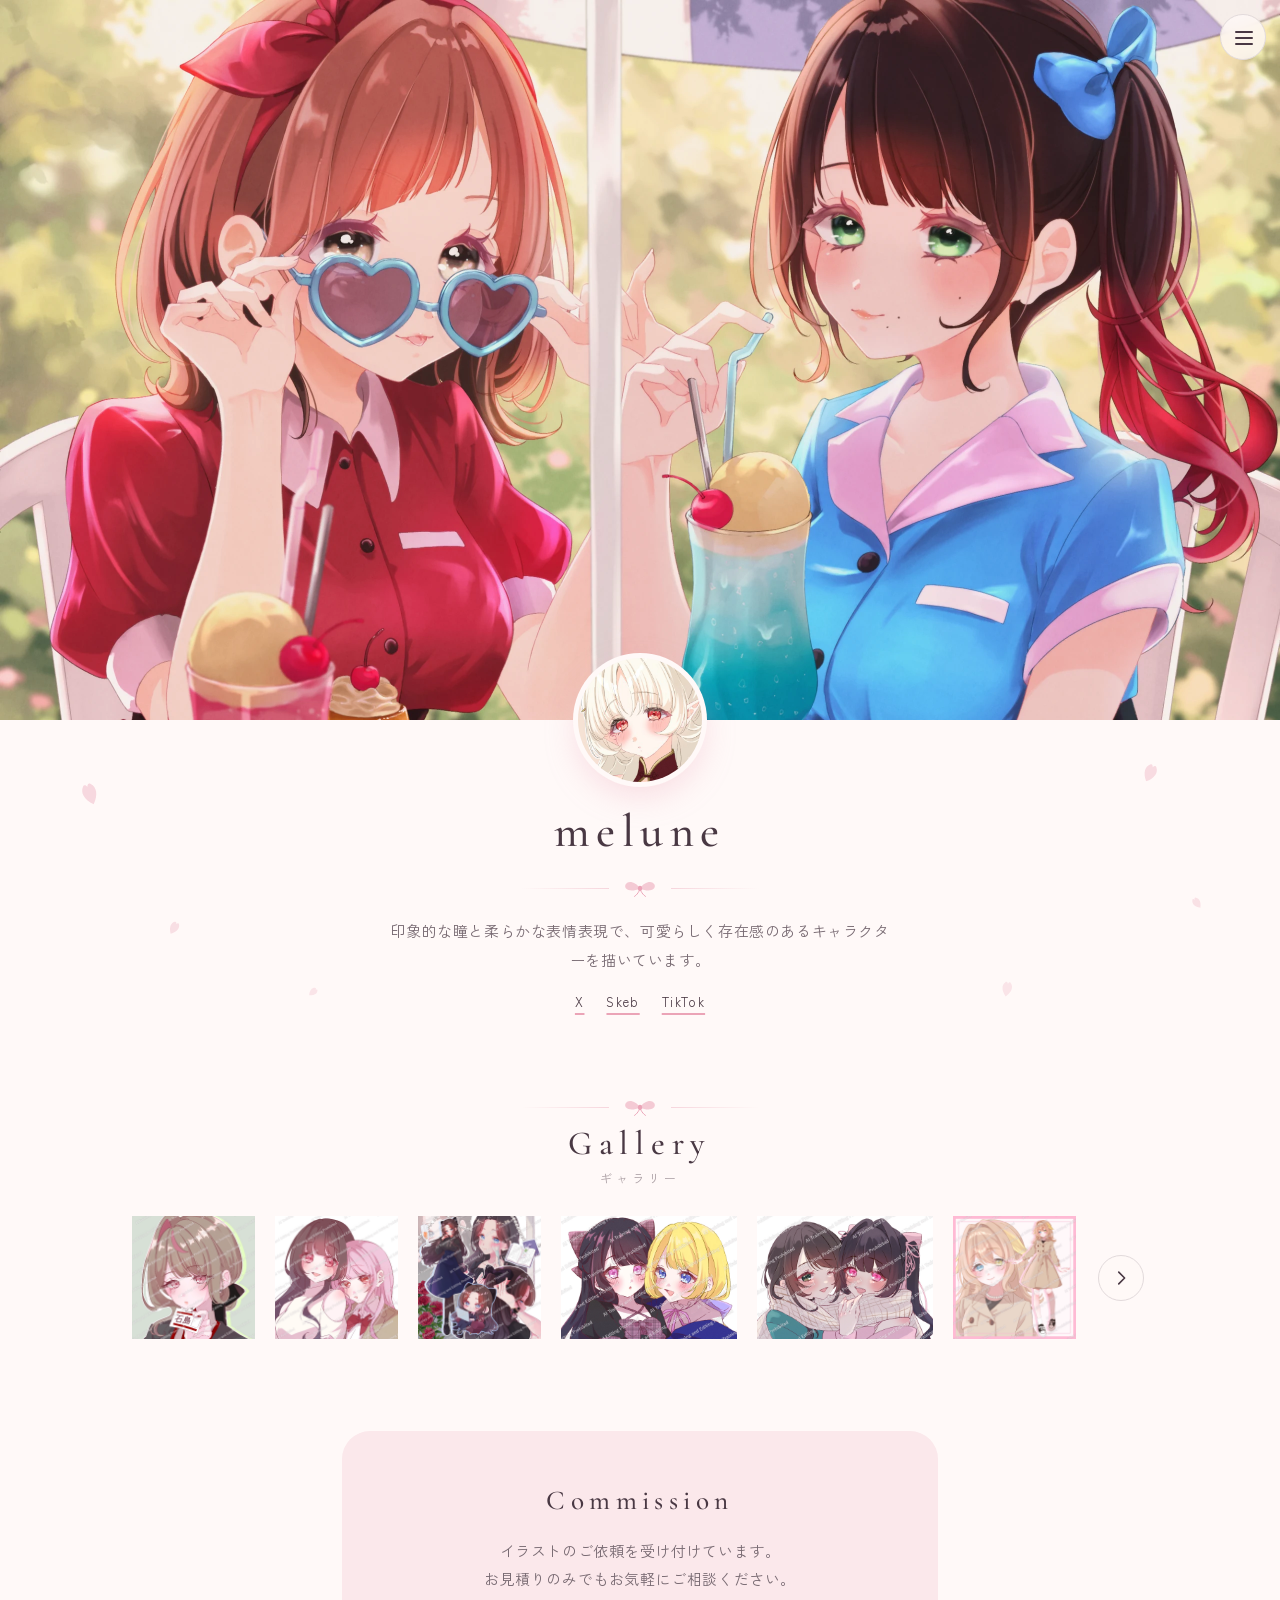
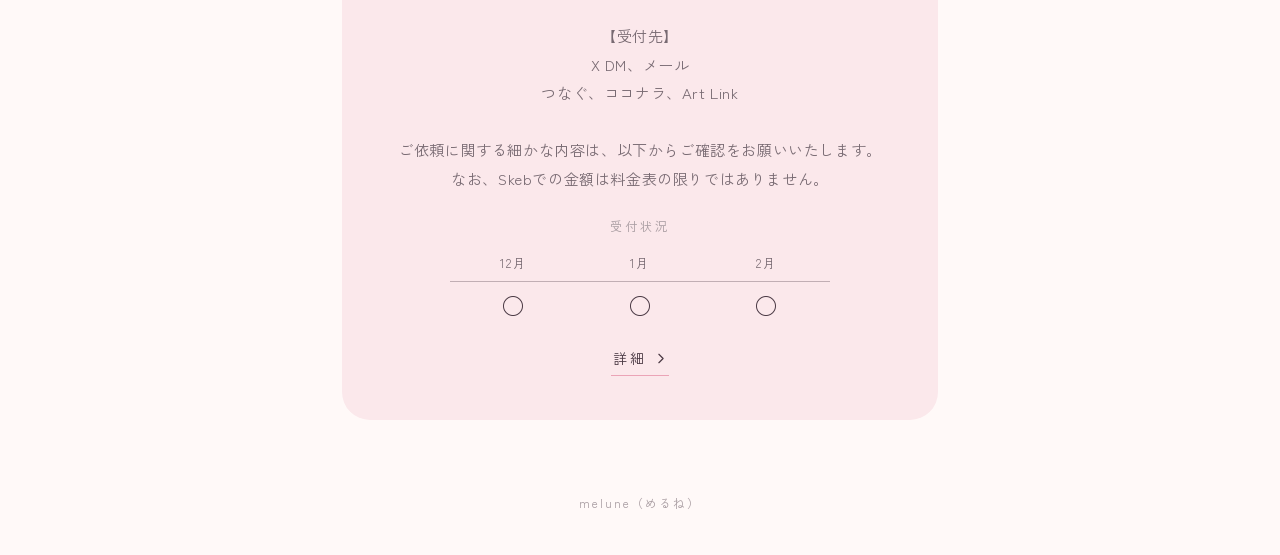
<file: index.html>
<!doctype html>
<html lang="ja">
<head>
<meta charset="utf-8">
<meta name="viewport" content="width=device-width,initial-scale=1">
<title>melune</title>
<meta name="description" content="甘く、繊細に、ときめきを描く。melune のイラストポートフォリオ。">
<meta name="theme-color" content="#FFF9F8">
<meta name="robots" content="noai, noimageai">
<link rel="icon" type="image/png" href="[data-uri]">
<link rel="preconnect" href="https://fonts.googleapis.com">
<link rel="preconnect" href="https://fonts.gstatic.com" crossorigin>
<link rel="stylesheet" href="https://fonts.googleapis.com/css2?family=Zen+Kaku+Gothic+New:wght@300;400;500;700&amp;family=Zen+Maru+Gothic:wght@300;400;500;700&amp;family=Shippori+Mincho:wght@400;500;700&amp;family=Cormorant+Garamond:ital,wght@0,300;0,400;0,500;0,700;1,300;1,400;1,500;1,700&amp;family=Dancing+Script:wght@400;500;700&amp;family=Yomogi&amp;family=DotGothic16&amp;display=swap">
<link rel="stylesheet" href="assets/style.css">
</head>
<body>
<div id="melune-root"></div>
<noscript><p style="padding:2em;text-align:center;color:#493843">このページを見るには JavaScript を有効にしてください。</p></noscript>
<script src="data/site.js"></script>
<script src="assets/site.js"></script>
</body>
</html>
</file>
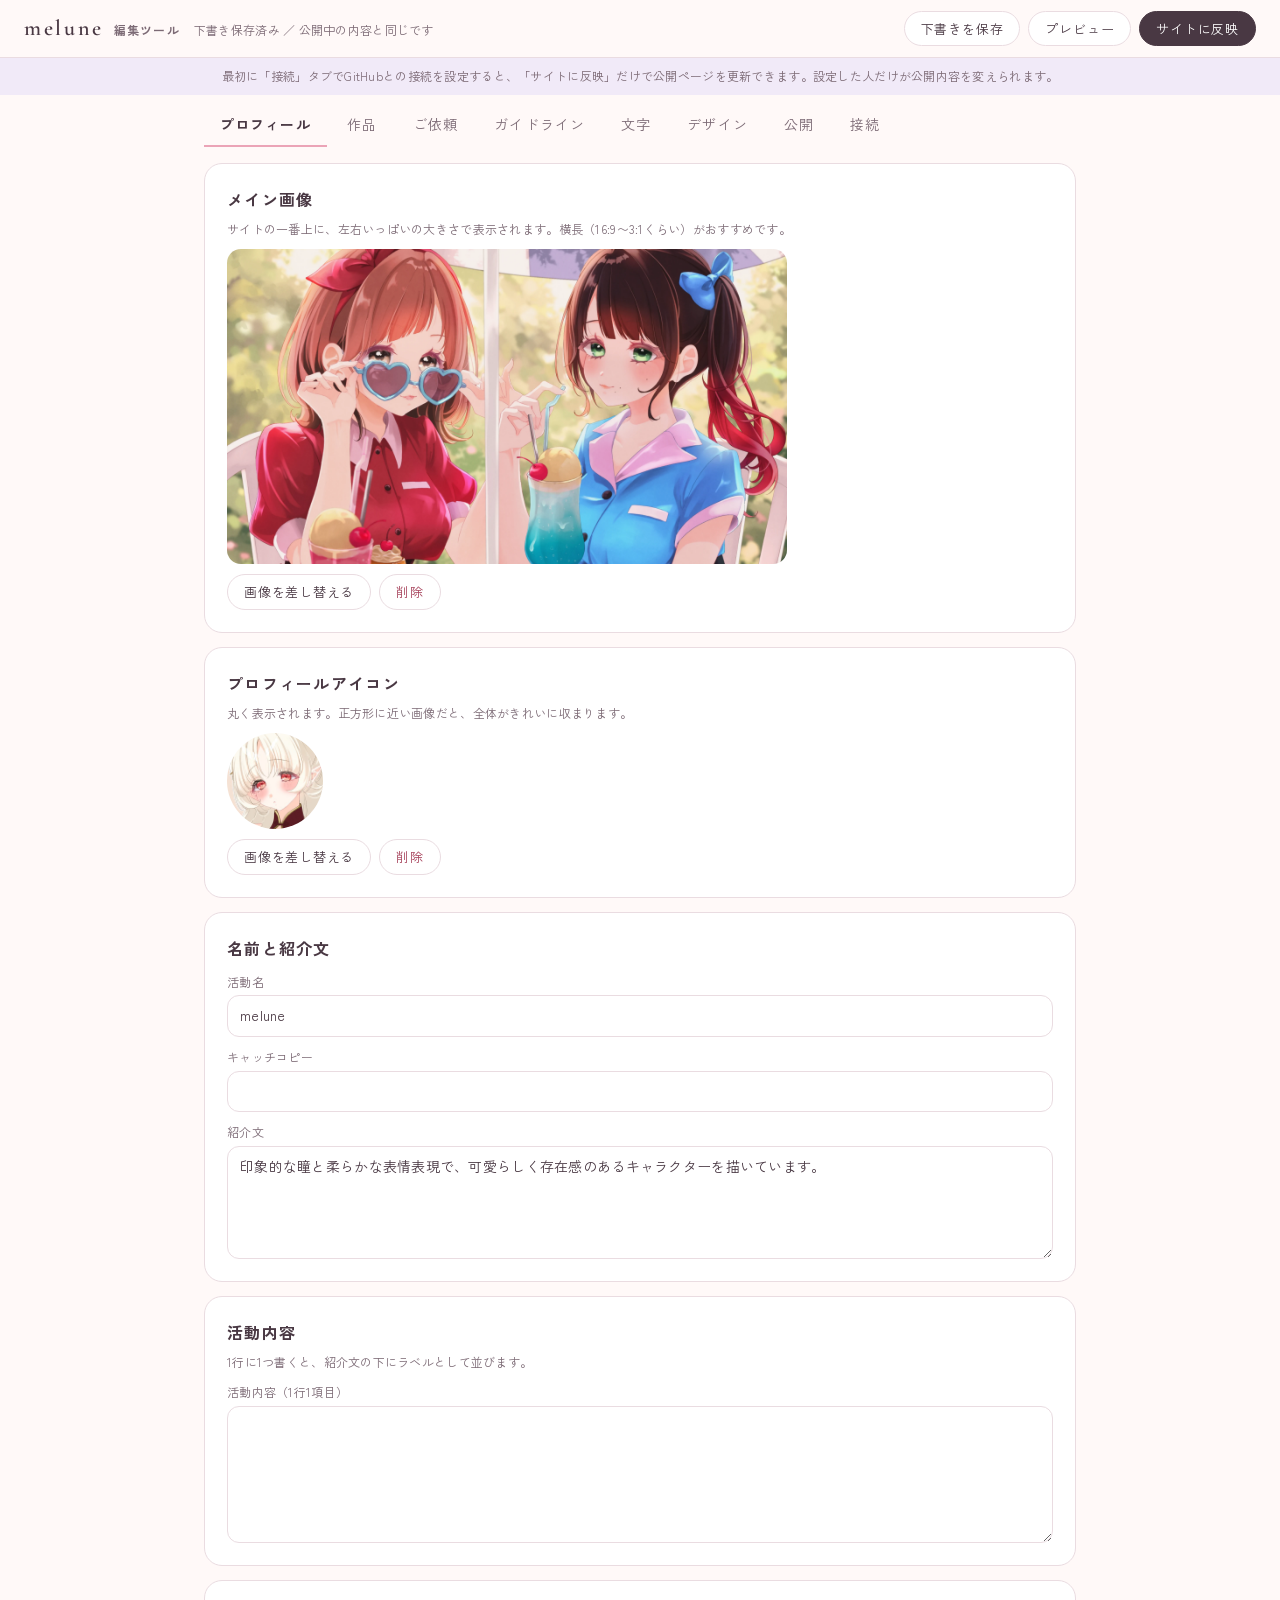
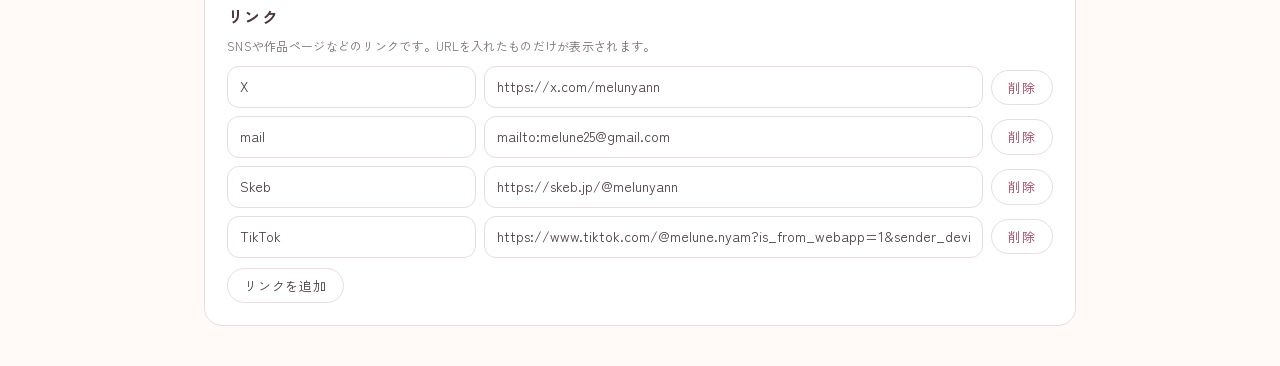
<file: admin/index.html>
<!doctype html>
<html lang="ja">
<head>
<meta charset="utf-8">
<meta name="viewport" content="width=device-width,initial-scale=1">
<meta name="robots" content="noindex,nofollow">
<title>melune 編集ツール</title>
<link rel="stylesheet" href="https://fonts.googleapis.com/css2?family=Zen+Kaku+Gothic+New:wght@300;400;500;700&amp;family=Zen+Maru+Gothic:wght@300;400;500;700&amp;family=Shippori+Mincho:wght@400;500;700&amp;family=Cormorant+Garamond:ital,wght@0,300;0,400;0,500;0,700;1,300;1,400;1,500;1,700&amp;family=Dancing+Script:wght@400;500;700&amp;family=Yomogi&amp;family=DotGothic16&amp;display=swap">
<link rel="stylesheet" href="editor.css">
</head>
<body>
<div id="editor"></div>
<noscript><p style="padding:2em;text-align:center">この編集ツールを使うには JavaScript を有効にしてください。</p></noscript>
<script src="../data/site.js"></script>
<script src="../assets/site.js"></script>
<script src="editor.js"></script>
</body>
</html>
</file>
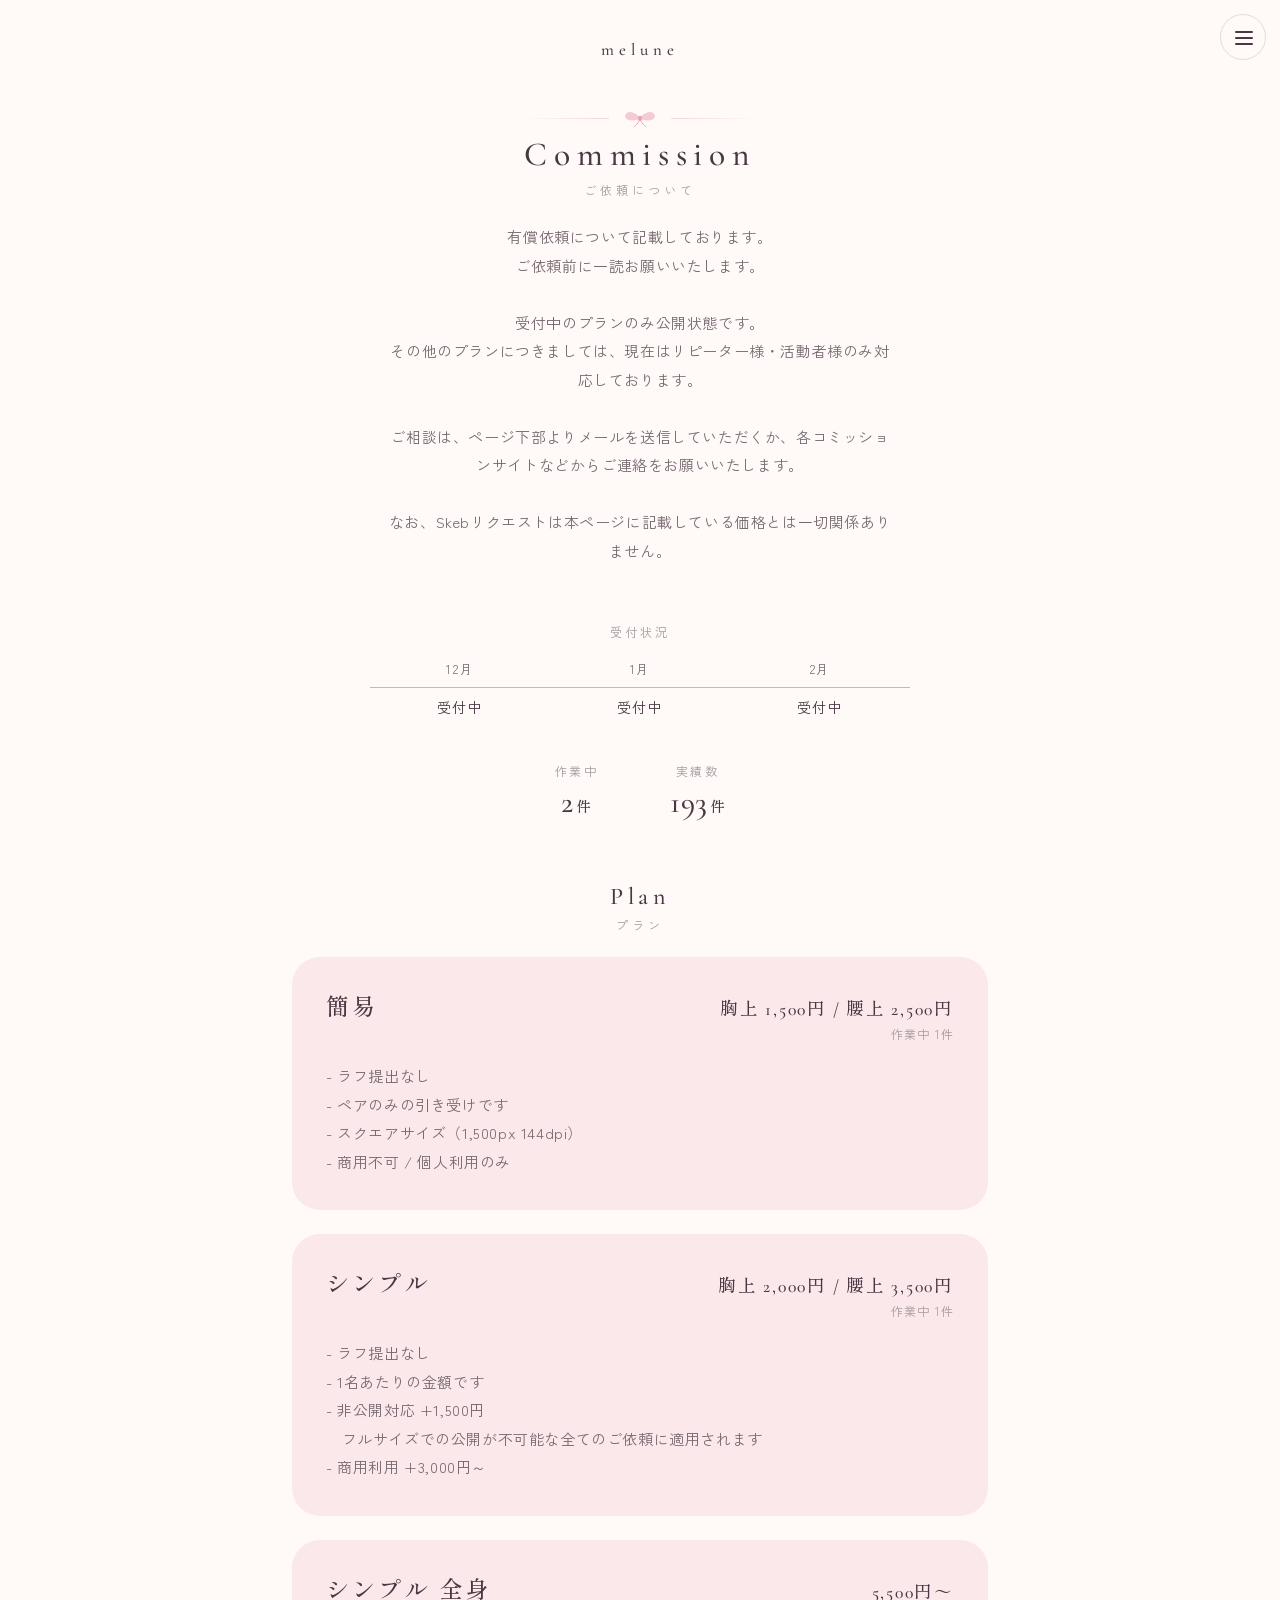
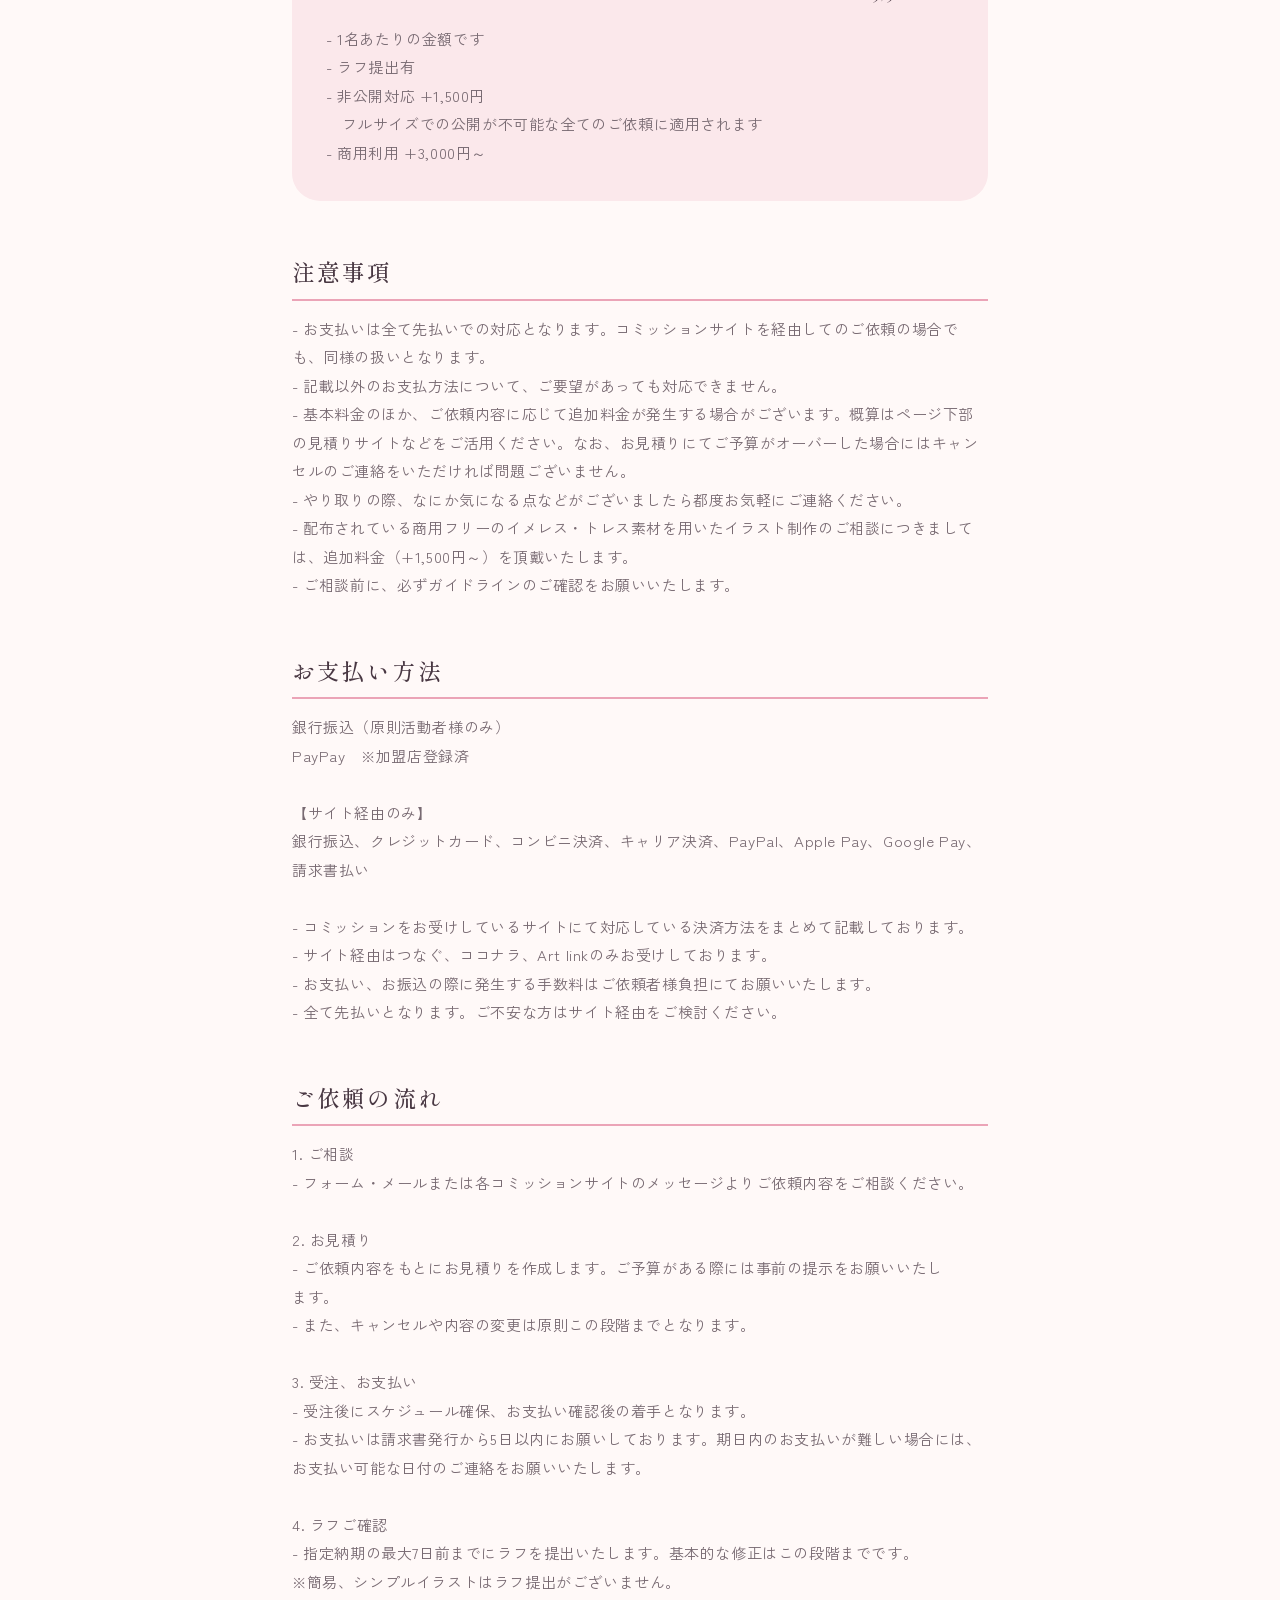
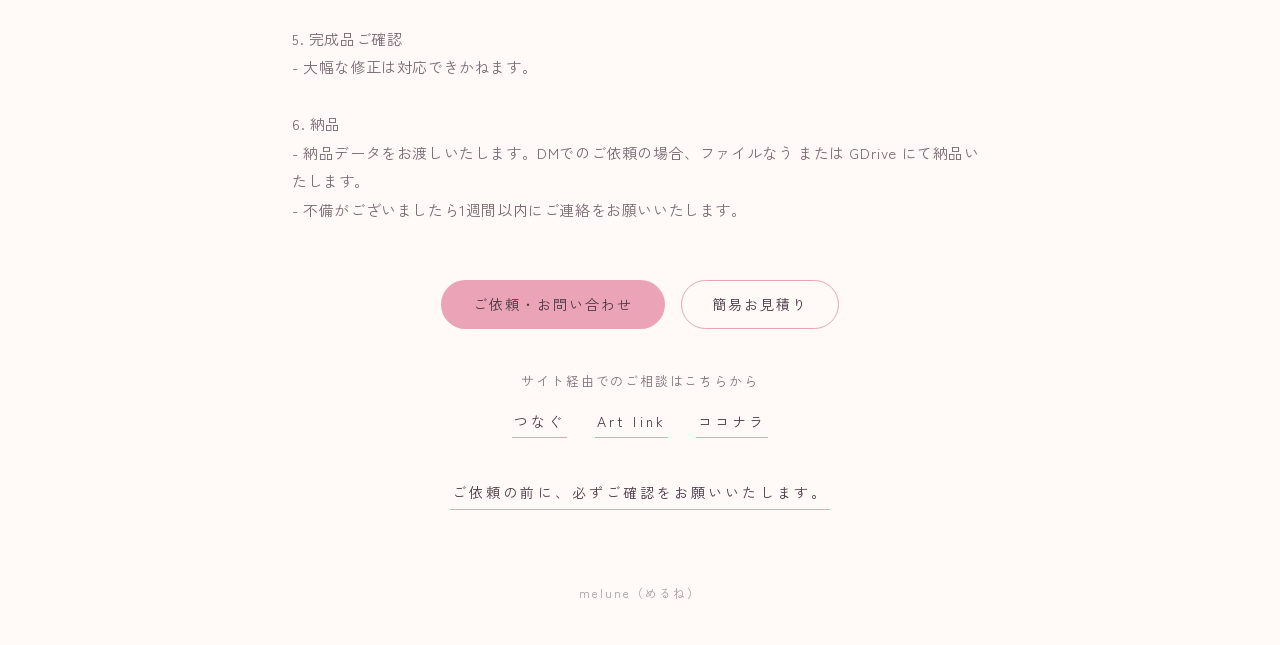
<file: commission/index.html>
<!doctype html>
<html lang="ja">
<head>
<meta charset="utf-8">
<meta name="viewport" content="width=device-width,initial-scale=1">
<title>Commission | melune</title>
<meta name="description" content="melune のイラストのご依頼について。">
<meta name="theme-color" content="#FFF9F8">
<meta name="robots" content="noai, noimageai">
<link rel="icon" type="image/png" href="[data-uri]">
<link rel="preconnect" href="https://fonts.googleapis.com">
<link rel="preconnect" href="https://fonts.gstatic.com" crossorigin>
<link rel="stylesheet" href="https://fonts.googleapis.com/css2?family=Zen+Kaku+Gothic+New:wght@300;400;500;700&amp;family=Zen+Maru+Gothic:wght@300;400;500;700&amp;family=Shippori+Mincho:wght@400;500;700&amp;family=Cormorant+Garamond:ital,wght@0,300;0,400;0,500;0,700;1,300;1,400;1,500;1,700&amp;family=Dancing+Script:wght@400;500;700&amp;family=Yomogi&amp;family=DotGothic16&amp;display=swap">
<link rel="stylesheet" href="../assets/style.css">
</head>
<body>
<div id="melune-root" data-page="commission" data-base="../"></div>
<noscript><p style="padding:2em;text-align:center;color:#493843">このページを見るには JavaScript を有効にしてください。</p></noscript>
<script src="../data/site.js"></script>
<script src="../assets/site.js"></script>
</body>
</html>
</file>
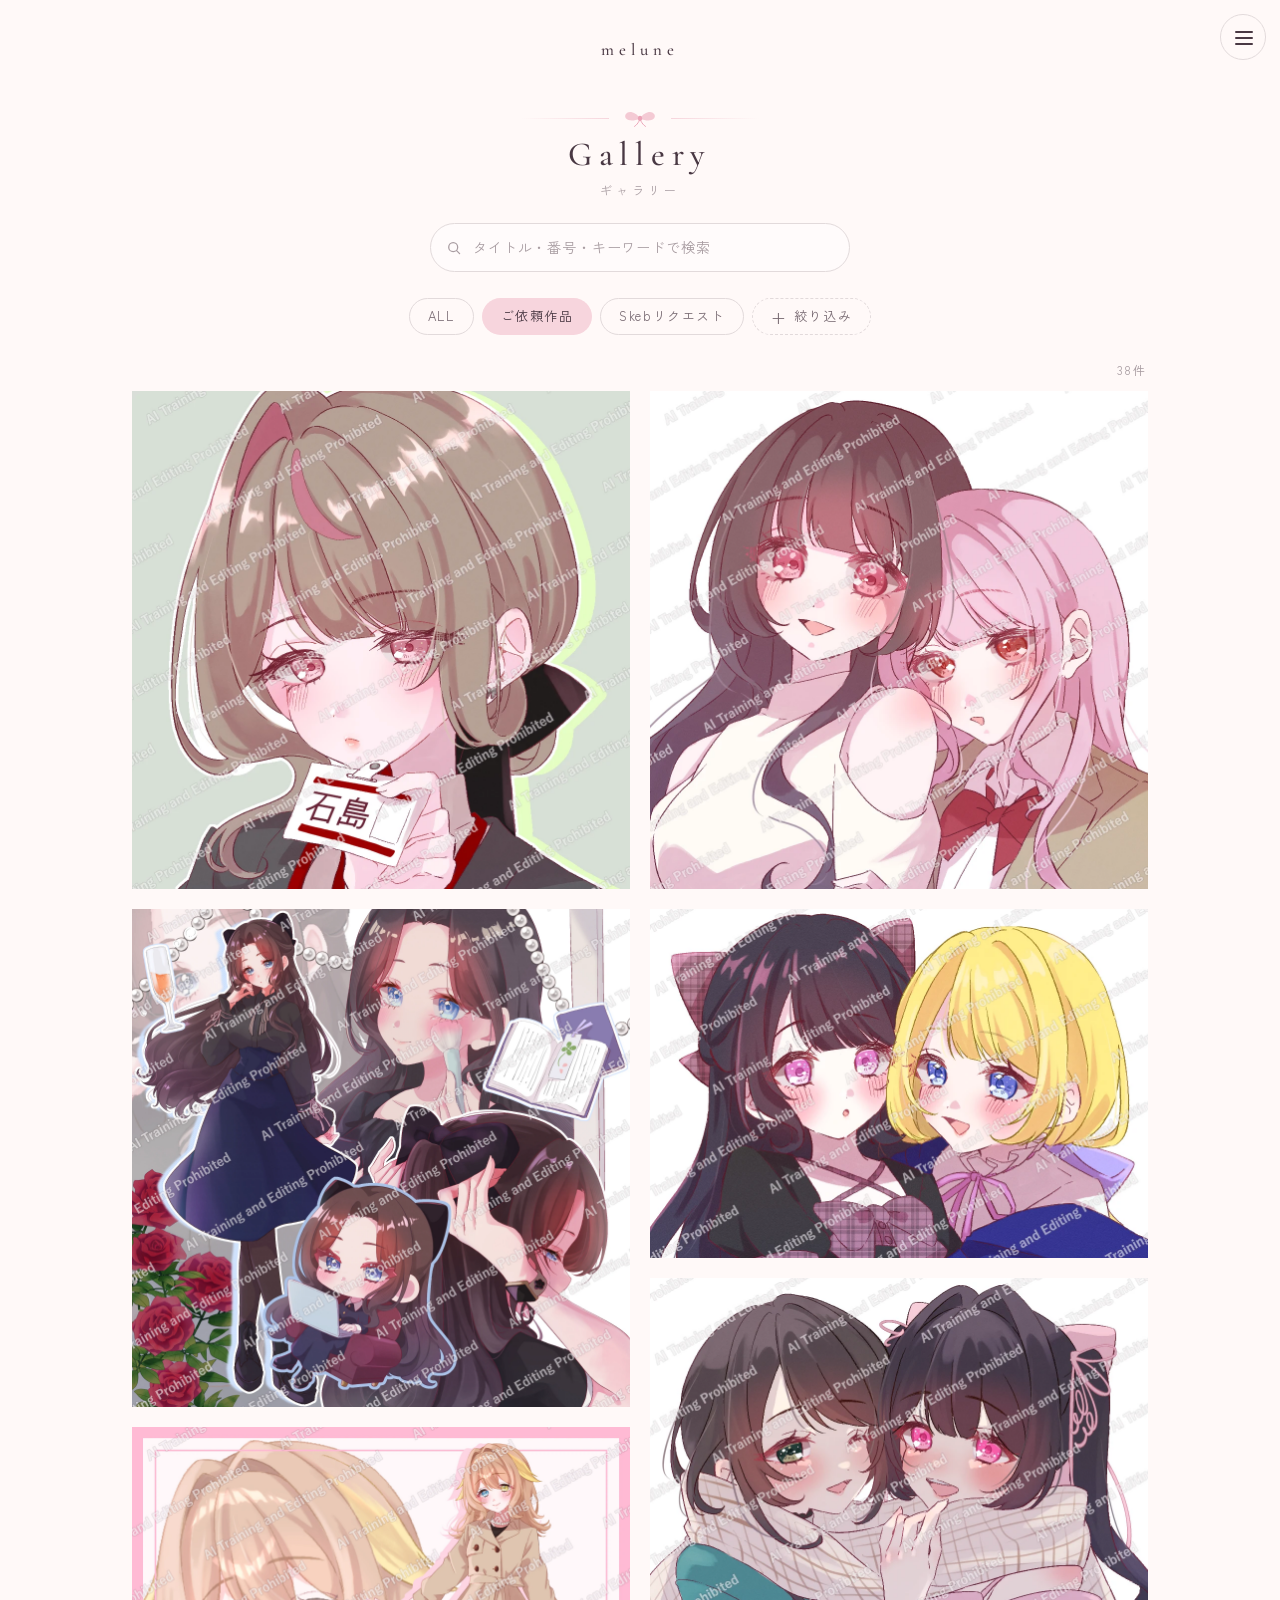
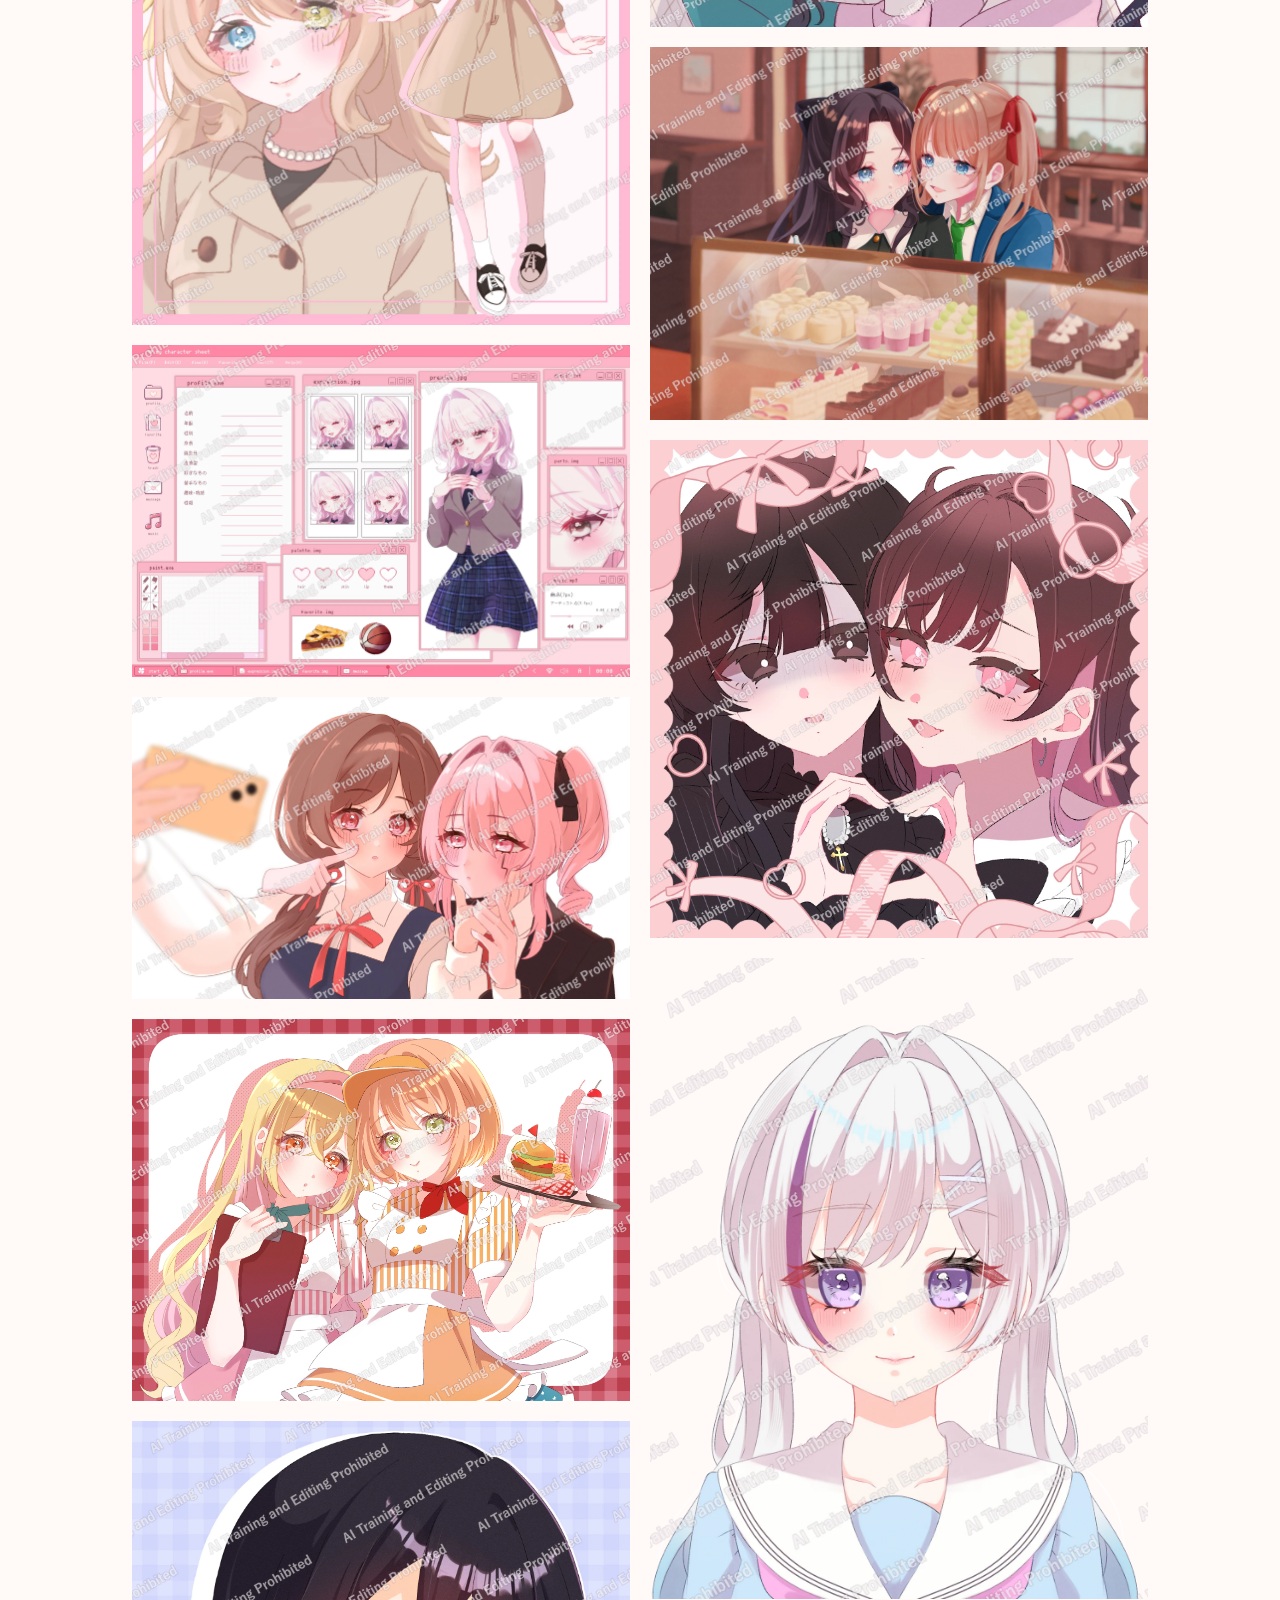
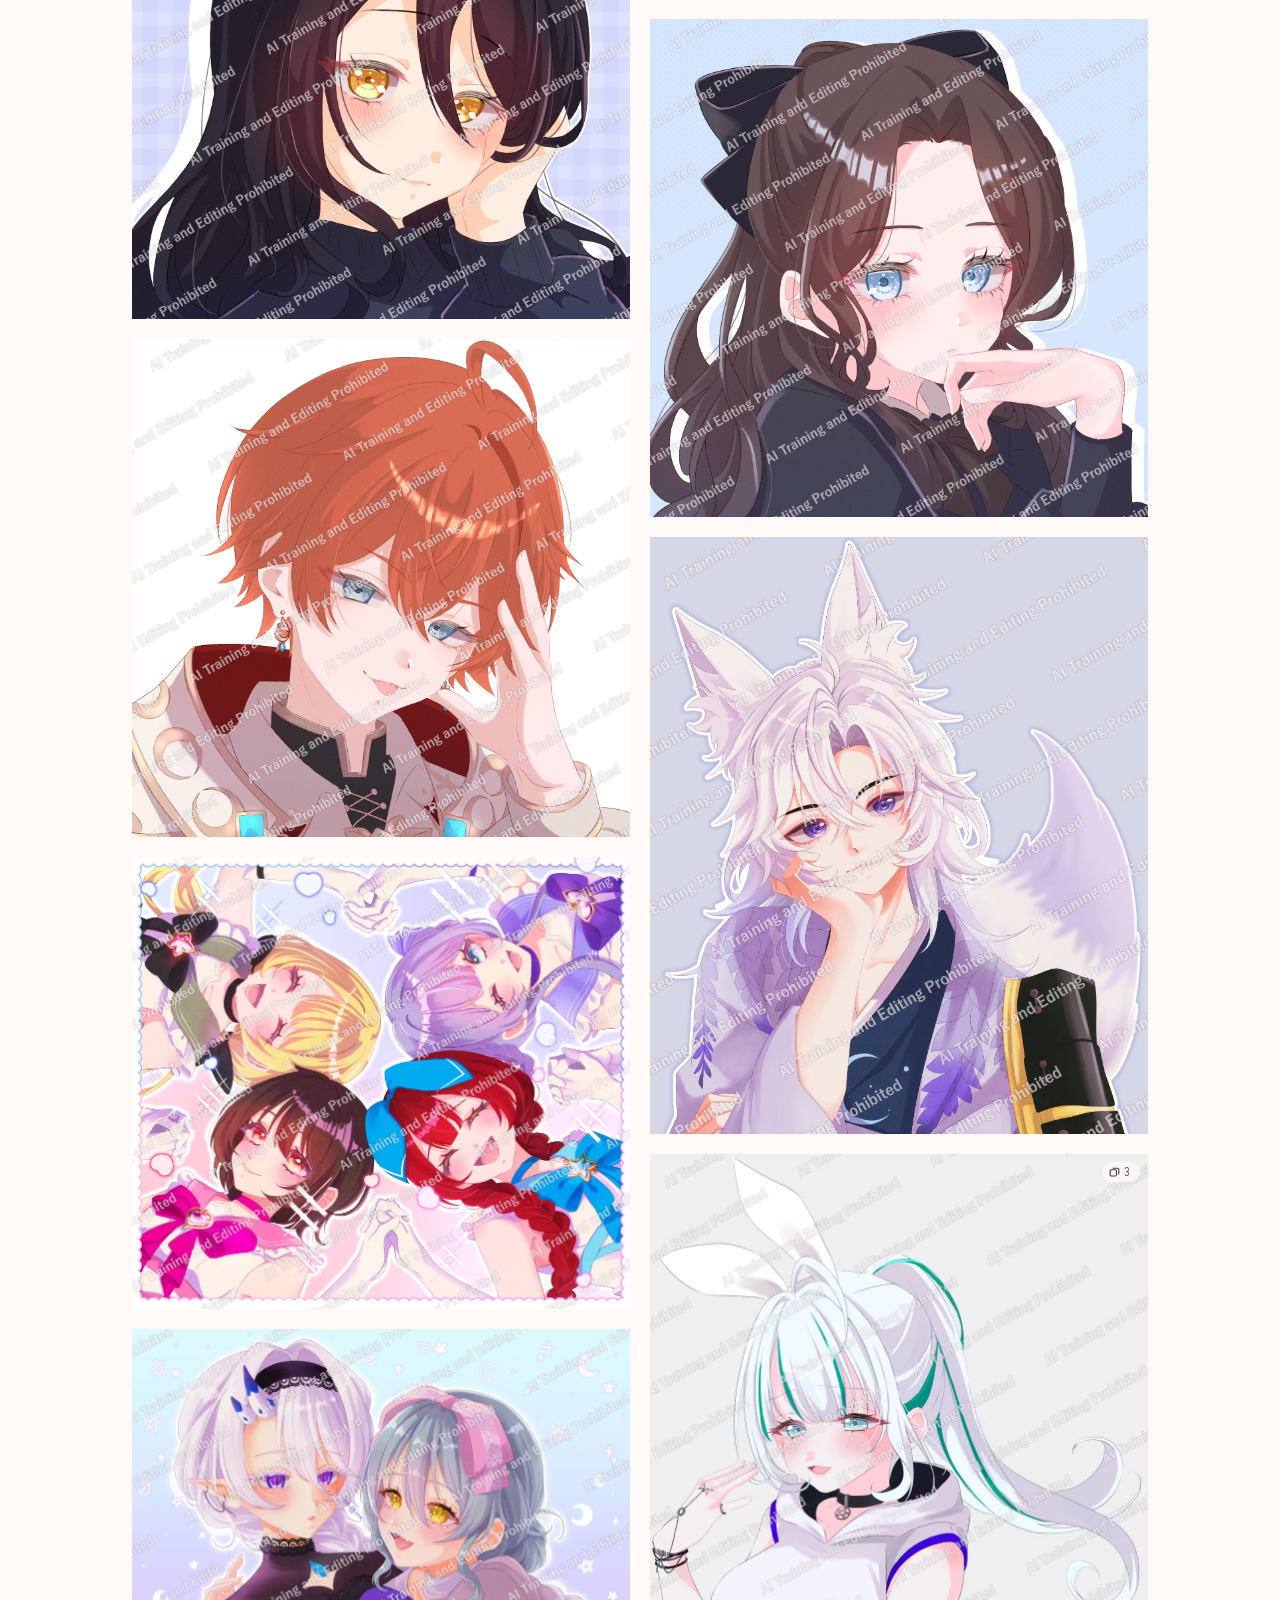
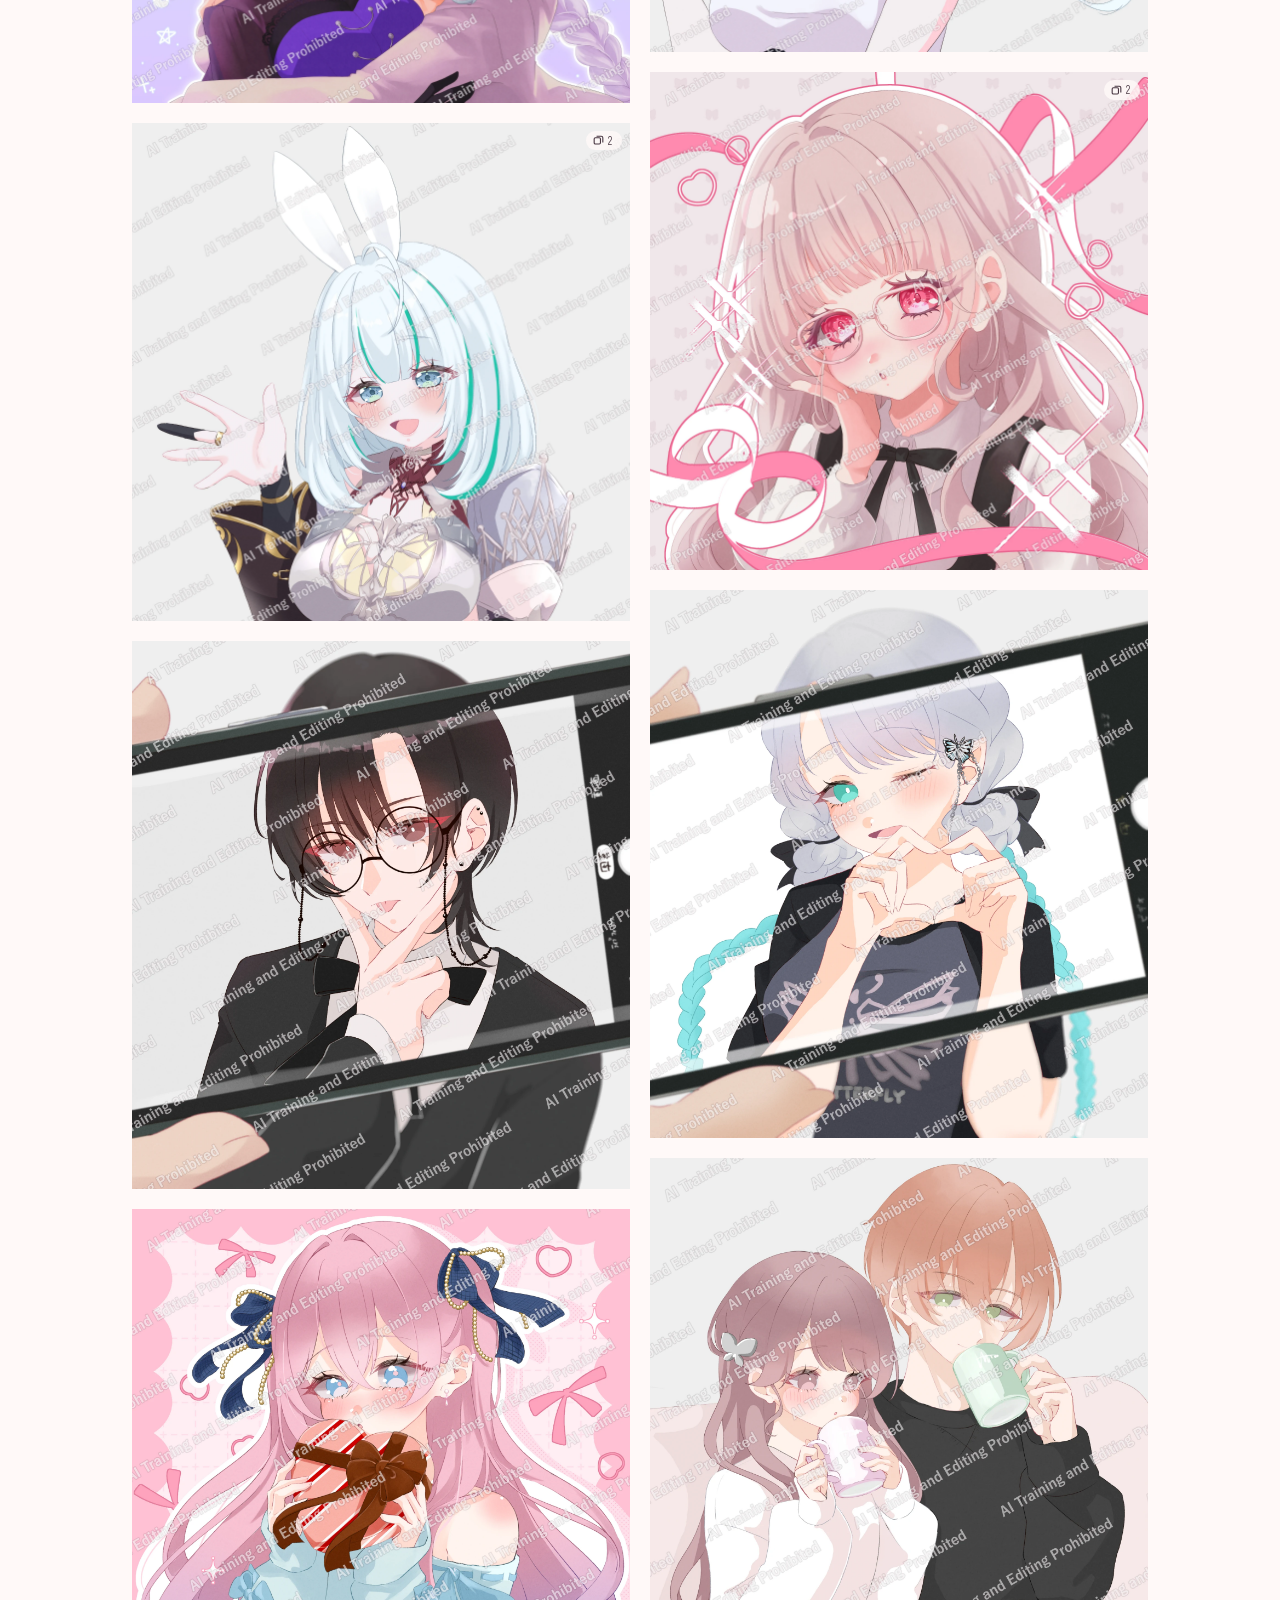
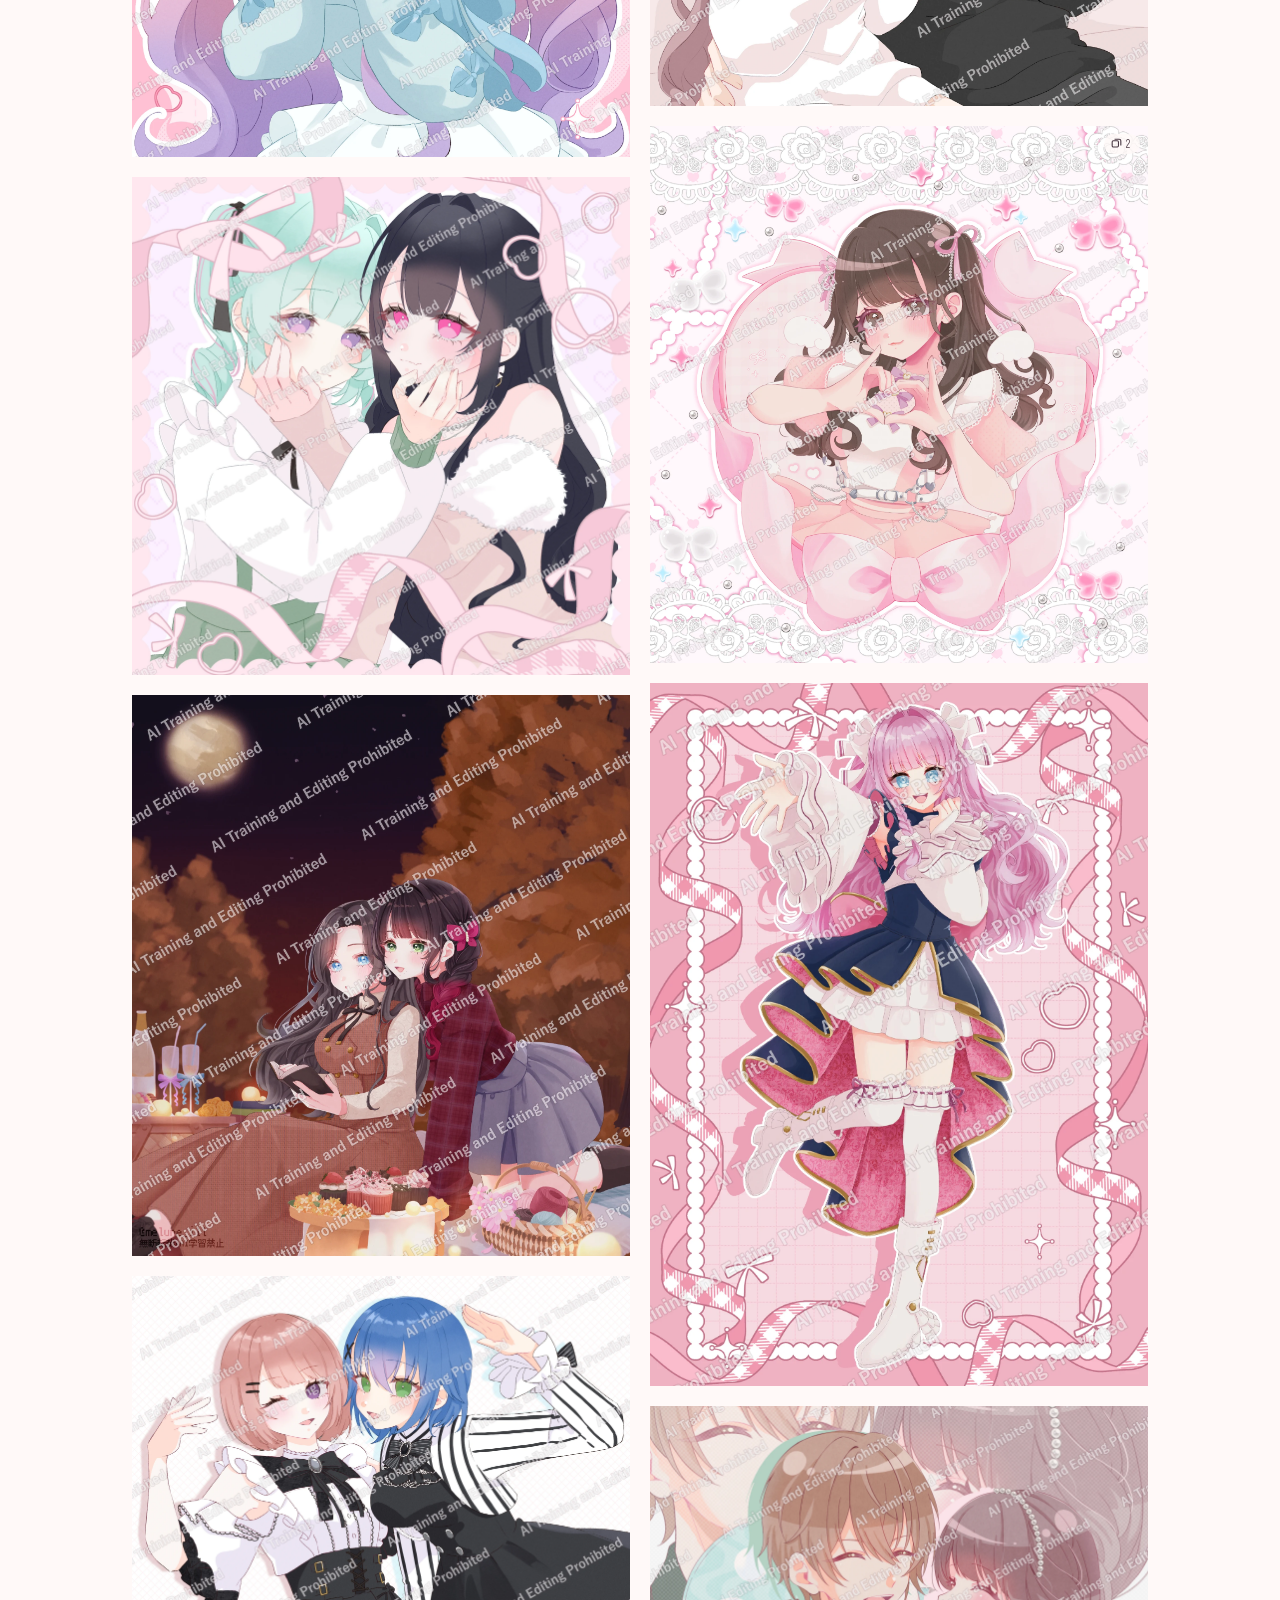
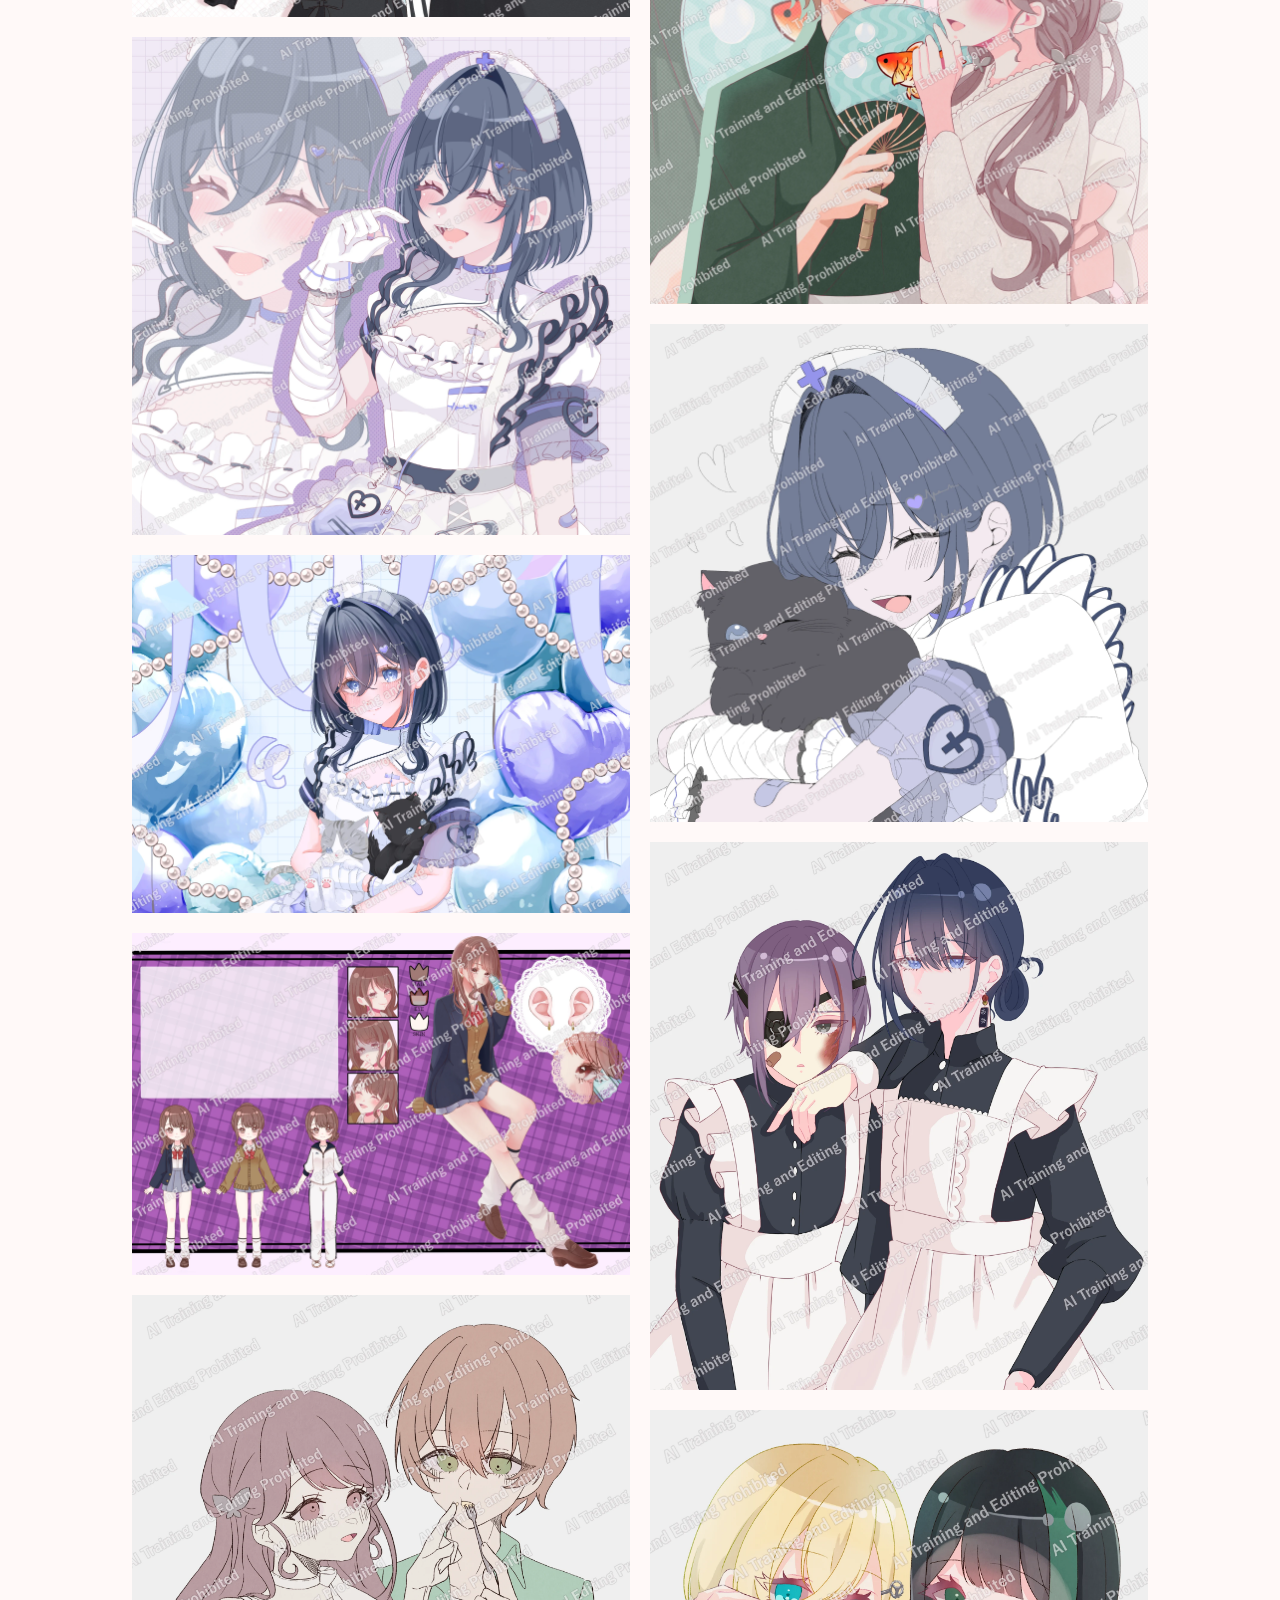
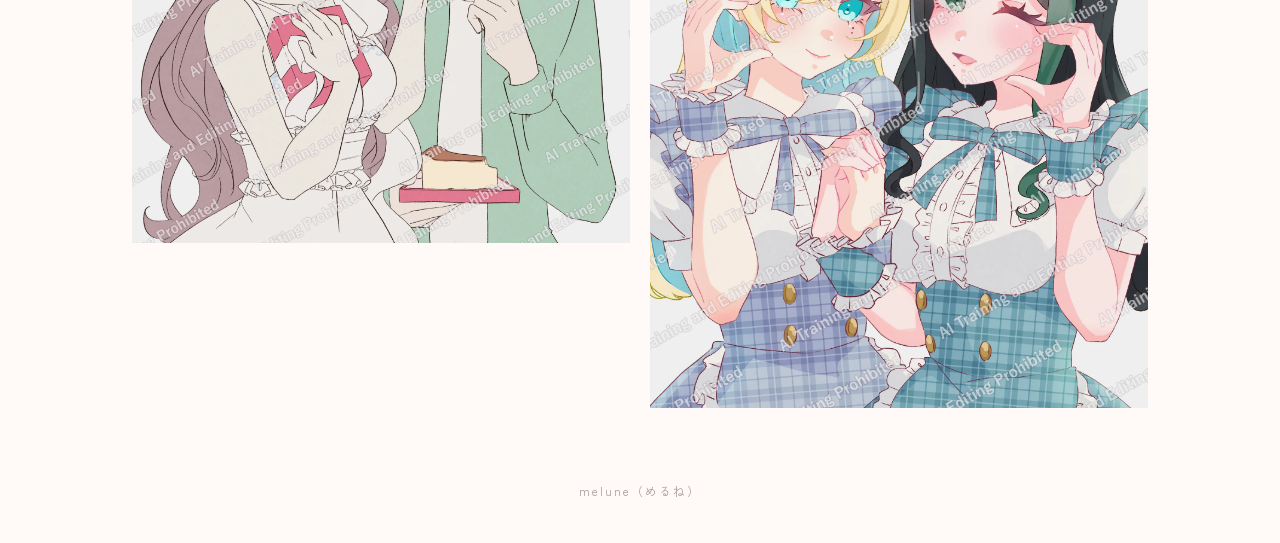
<file: gallery/index.html>
<!doctype html>
<html lang="ja">
<head>
<meta charset="utf-8">
<meta name="viewport" content="width=device-width,initial-scale=1">
<title>Gallery | melune</title>
<meta name="description" content="melune のイラスト作品の一覧です。">
<meta name="theme-color" content="#FFF9F8">
<meta name="robots" content="noai, noimageai">
<link rel="icon" type="image/png" href="[data-uri]">
<link rel="preconnect" href="https://fonts.googleapis.com">
<link rel="preconnect" href="https://fonts.gstatic.com" crossorigin>
<link rel="stylesheet" href="https://fonts.googleapis.com/css2?family=Zen+Kaku+Gothic+New:wght@300;400;500;700&amp;family=Zen+Maru+Gothic:wght@300;400;500;700&amp;family=Shippori+Mincho:wght@400;500;700&amp;family=Cormorant+Garamond:ital,wght@0,300;0,400;0,500;0,700;1,300;1,400;1,500;1,700&amp;family=Dancing+Script:wght@400;500;700&amp;family=Yomogi&amp;family=DotGothic16&amp;display=swap">
<link rel="stylesheet" href="../assets/style.css">
</head>
<body>
<div id="melune-root" data-page="gallery" data-base="../"></div>
<noscript><p style="padding:2em;text-align:center;color:#493843">このページを見るには JavaScript を有効にしてください。</p></noscript>
<script src="../data/site.js"></script>
<script src="../assets/site.js"></script>
</body>
</html>
</file>
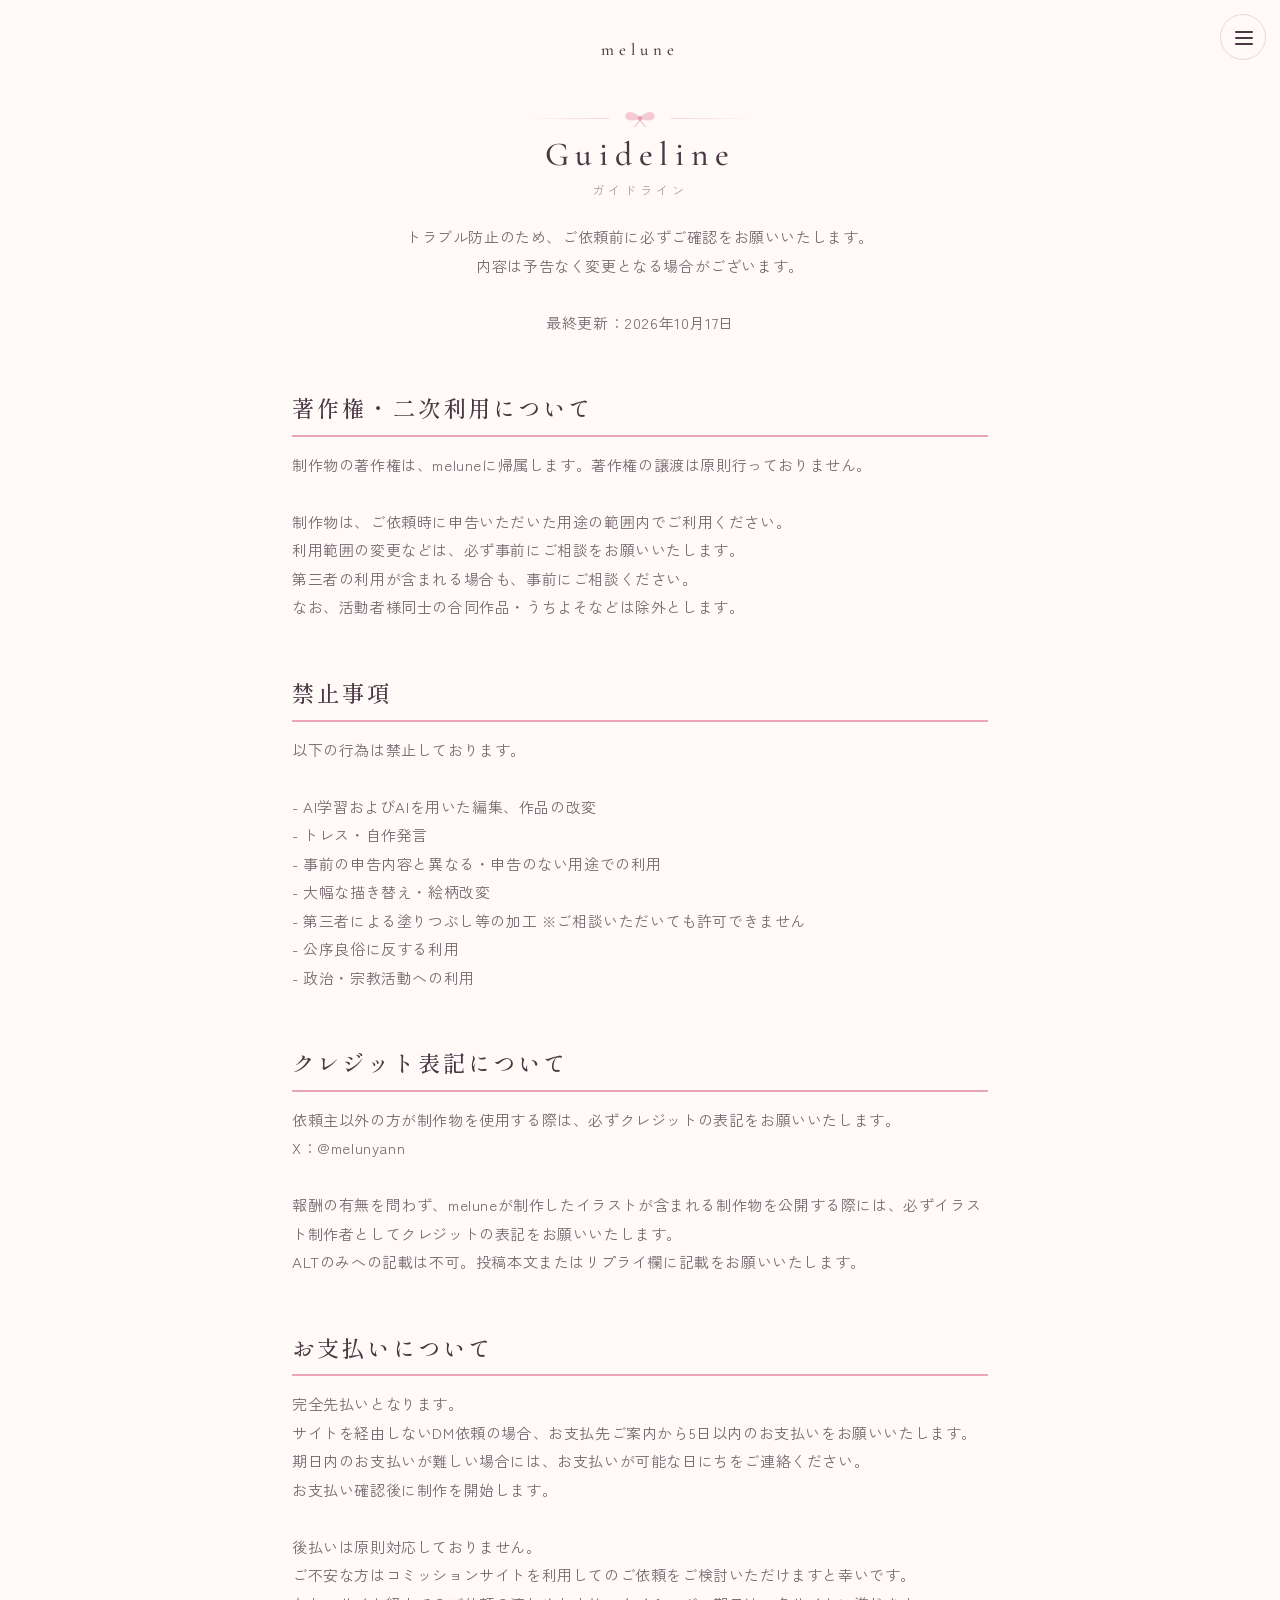
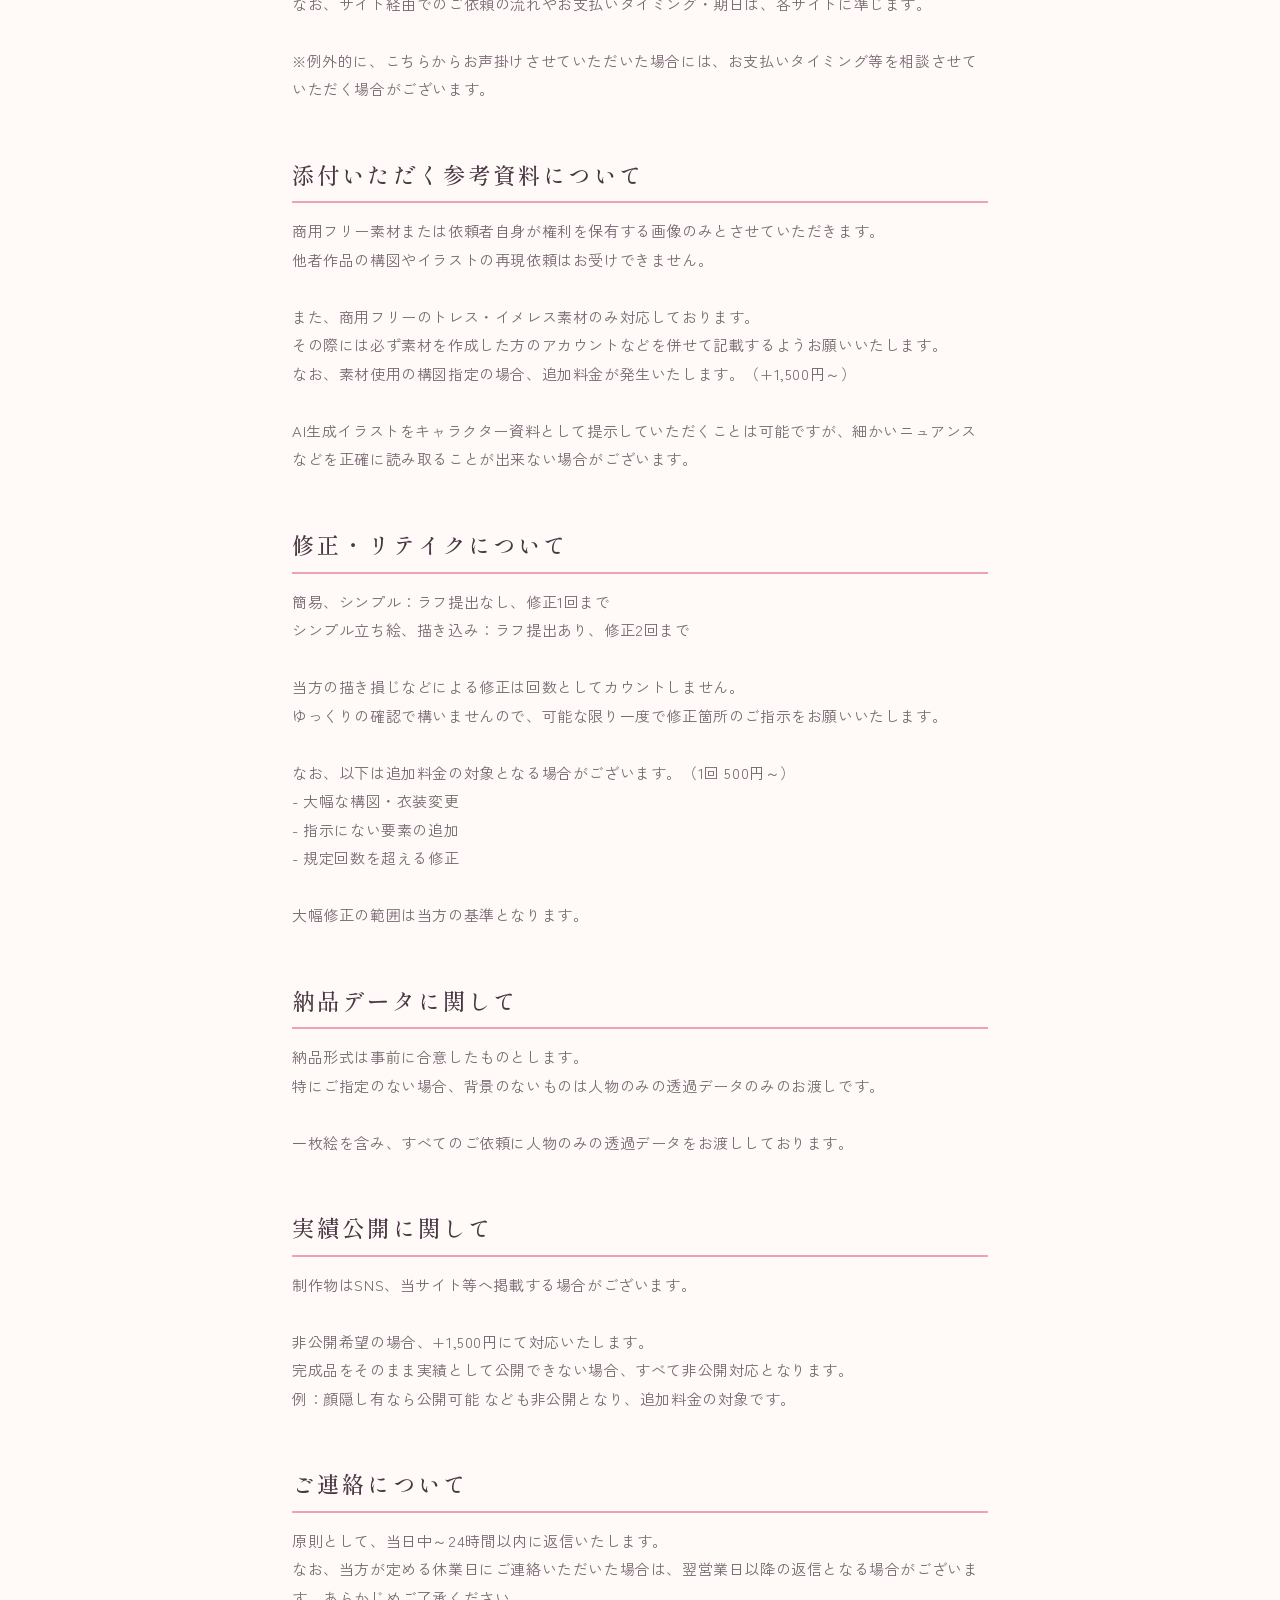
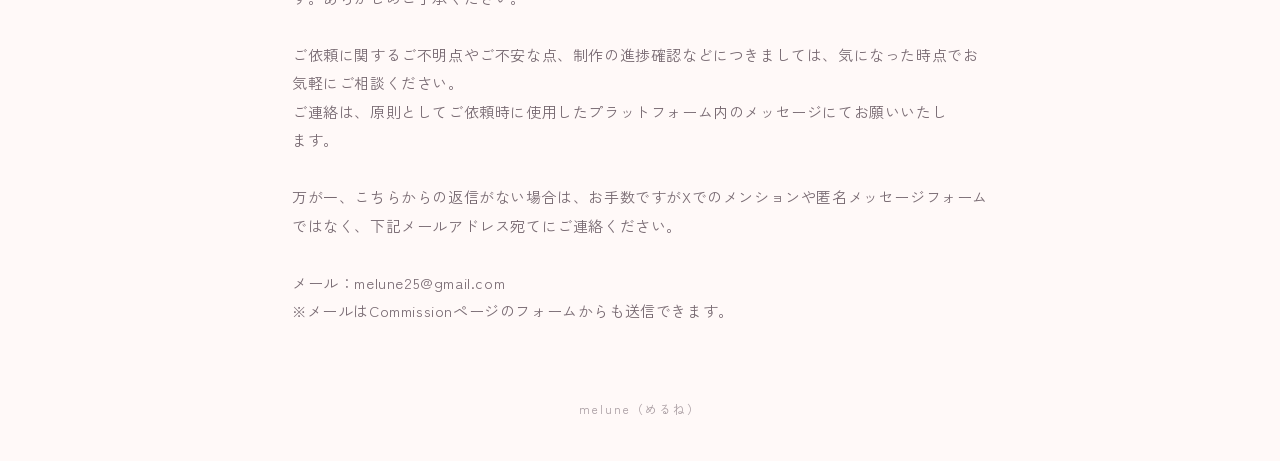
<file: guideline/index.html>
<!doctype html>
<html lang="ja">
<head>
<meta charset="utf-8">
<meta name="viewport" content="width=device-width,initial-scale=1">
<title>Guideline | melune</title>
<meta name="description" content="melune のイラストのご依頼のガイドライン。">
<meta name="theme-color" content="#FFF9F8">
<meta name="robots" content="noai, noimageai">
<link rel="icon" type="image/png" href="[data-uri]">
<link rel="preconnect" href="https://fonts.googleapis.com">
<link rel="preconnect" href="https://fonts.gstatic.com" crossorigin>
<link rel="stylesheet" href="https://fonts.googleapis.com/css2?family=Zen+Kaku+Gothic+New:wght@300;400;500;700&amp;family=Zen+Maru+Gothic:wght@300;400;500;700&amp;family=Shippori+Mincho:wght@400;500;700&amp;family=Cormorant+Garamond:ital,wght@0,300;0,400;0,500;0,700;1,300;1,400;1,500;1,700&amp;family=Dancing+Script:wght@400;500;700&amp;family=Yomogi&amp;family=DotGothic16&amp;display=swap">
<link rel="stylesheet" href="../assets/style.css">
</head>
<body>
<div id="melune-root" data-page="guideline" data-base="../"></div>
<noscript><p style="padding:2em;text-align:center;color:#493843">このページを見るには JavaScript を有効にしてください。</p></noscript>
<script src="../data/site.js"></script>
<script src="../assets/site.js"></script>
</body>
</html>
</file>
<file: assets/style.css>
/* melune portfolio — site styles */
html,body{margin:0;padding:0}
body{background:#FFF9F8;color-scheme:light}
img{max-width:100%}
[hidden]{display:none!important}
/* Layout concept: full-bleed hero, round icon overlapping its lower edge, centered profile, two-column natural-ratio gallery. */
.site{
  --ink:#493843;--bg:#FFF9F8;--accent:#EBA4B7;
  --f-head:'Cormorant Garamond','Shippori Mincho','Hiragino Mincho ProN',serif;
  --f-body:'Zen Kaku Gothic New','Hiragino Kaku Gothic ProN','Yu Gothic',sans-serif;
  --fw-body:400;--fw-head:500;--fst:normal;
  --ink-2:color-mix(in srgb,var(--ink) 74%,var(--bg));
  --ink-3:color-mix(in srgb,var(--ink) 48%,var(--bg));
  --tint:color-mix(in srgb,var(--accent) 20%,var(--bg));
  --tint-2:color-mix(in srgb,var(--accent) 42%,var(--bg));
  --line:color-mix(in srgb,var(--ink) 16%,var(--bg));
  --icon:124px;--gap:clamp(8px,1.6vw,20px);
  position:relative;background:var(--bg);color:var(--ink);
  font-family:var(--f-body);font-weight:var(--fw-body);font-style:var(--fst);
  font-size:15px;line-height:1.9;letter-spacing:.04em;min-height:100vh;
  overflow-x:clip;-webkit-text-size-adjust:100%;text-size-adjust:100%;
}
.site *,.site *::before,.site *::after{box-sizing:border-box}
.site [hidden]{display:none!important}
.site h1,.site h2,.site h3,.site p,.site figure,.site ul{margin:0;padding:0}
.site a{color:inherit}
.site button{font:inherit;color:inherit;letter-spacing:inherit}
.site :focus-visible{outline:2px solid var(--accent);outline-offset:3px}
.site .pt{position:absolute;color:var(--accent);pointer-events:none;display:block}
.site .pt svg{width:100%;height:100%;display:block}

.site .hero{display:block;width:100%;line-height:0;position:relative}
.site .hero>img{display:block;width:100%;height:auto}
.site .hero-ph{aspect-ratio:21/9;min-height:190px;width:100%;position:relative;overflow:hidden;
  background:
   radial-gradient(70% 120% at 12% 20%,color-mix(in srgb,var(--accent) 40%,var(--bg)) 0,transparent 62%),
   radial-gradient(60% 110% at 88% 10%,color-mix(in srgb,#C9BAEA 48%,var(--bg)) 0,transparent 60%),
   radial-gradient(80% 90% at 55% 105%,color-mix(in srgb,#BFDDF2 42%,var(--bg)) 0,transparent 64%),
   var(--bg)}
.site .hero-ph .pt{color:#fff}

.site .profile{position:relative;z-index:1;text-align:center;padding:0 clamp(16px,5vw,40px) 8px;margin-top:calc(var(--icon) / -2)}
.site .petals{position:absolute;inset:calc(var(--icon) / 2) 0 0 0;pointer-events:none}
.site .icon-wrap{position:relative}
.site .icon{display:block;margin:0 auto;width:var(--icon);height:var(--icon);border-radius:50%;object-fit:cover;background:var(--tint);
  box-shadow:0 0 0 5px var(--bg),0 12px 32px color-mix(in srgb,var(--accent) 36%,transparent)}
.site .icon-ph{display:flex;align-items:center;justify-content:center;font-family:var(--f-head);font-weight:var(--fw-head);font-size:calc(var(--icon) * .42);color:var(--ink-3);text-transform:uppercase}
.site .name{font-family:var(--f-head);font-weight:var(--fw-head);font-size:clamp(1.8rem,1.2rem + 2.4vw,2.9rem);letter-spacing:.14em;line-height:1.25;margin-top:20px;overflow-wrap:anywhere}
.site .tagline{font-family:var(--f-head);font-weight:var(--fw-head);font-size:clamp(.92rem,.85rem + .3vw,1.08rem);letter-spacing:.2em;color:var(--ink-2);margin-top:8px;text-wrap:balance}
.site .orn{display:flex;align-items:center;justify-content:center;gap:14px;color:var(--accent);margin:20px auto}
.site .orn::before,.site .orn::after{content:"";height:1px;width:clamp(36px,12vw,88px)}
.site .orn::before{background:linear-gradient(90deg,transparent,var(--tint-2))}
.site .orn::after{background:linear-gradient(270deg,transparent,var(--tint-2))}
.site .orn svg{width:34px;height:17px;display:block}
.site .intro{max-width:34em;margin:0 auto;color:var(--ink-2);text-wrap:pretty;overflow-wrap:anywhere}
.site .tags{display:flex;flex-wrap:wrap;justify-content:center;gap:8px;margin-top:22px;list-style:none}
.site .tags li{font-size:12px;line-height:1.6;padding:3px 13px;border-radius:999px;background:var(--tint);color:var(--ink-2);letter-spacing:.08em}
.site .links{display:flex;flex-wrap:wrap;justify-content:center;gap:4px 22px;margin-top:16px}
.site .links a{font-size:13px;letter-spacing:.12em;text-decoration:underline;text-decoration-color:var(--accent);text-decoration-thickness:2px;text-underline-offset:6px}

.site .gallery{max-width:1080px;margin:0 auto;padding:clamp(44px,8vw,76px) clamp(12px,3vw,32px) 0}
.site .g-head{text-align:center}
.site .g-head .orn{margin:0 auto 6px}
.site .g-en{font-family:var(--f-head);font-weight:var(--fw-head);font-size:clamp(1.5rem,1.2rem + 1.2vw,2.1rem);letter-spacing:.2em;line-height:1.3}
.site .g-ja{font-size:12px;letter-spacing:.34em;color:var(--ink-3);margin-top:2px}
.site .filters{display:flex;flex-direction:column;align-items:center;gap:10px;margin:26px 0 clamp(18px,3vw,30px)}
.site .f-group{display:flex;flex-wrap:wrap;justify-content:center;align-items:center;gap:8px}
.site .f-label{font-size:11px;letter-spacing:.24em;color:var(--ink-3);margin-right:6px}
.site .f-main{display:flex;flex-wrap:wrap;justify-content:center;align-items:center;gap:8px}
.site .chip.more{display:inline-flex;align-items:center;gap:6px;border-style:dashed}
.site .chip.more .plus{display:inline-block;font-size:17px;line-height:1;transition:transform .25s}
.site .chip.more.is-open{background:var(--tint)}
.site .chip.more.is-open .plus{transform:rotate(45deg)}
.site .f-count{display:inline-flex;align-items:center;justify-content:center;min-width:18px;height:18px;padding:0 5px;border-radius:999px;background:var(--accent);color:var(--ink);font-size:11px;line-height:1}
.site .f-more{display:flex;flex-direction:column;align-items:center;gap:12px;width:100%;max-width:640px;padding:16px clamp(12px,3vw,24px);border-radius:20px;background:var(--tint)}
.site .f-more .chip{background:var(--bg)}
.site .f-more .chip:hover{background:var(--tint-2)}
.site .f-more .chip.is-on{background:var(--tint-2);border-color:transparent}
.site .f-clear{border:0;background:none;padding:2px 6px;cursor:pointer;font-size:12px;color:var(--ink-3);text-decoration:underline;text-underline-offset:4px;letter-spacing:.1em}
.site .chip{font-size:13px;letter-spacing:.12em;padding:5px 18px;border-radius:999px;border:1px solid var(--line);background:transparent;color:var(--ink-2);cursor:pointer;transition:background-color .2s,color .2s,border-color .2s}
.site .chip:hover{background:var(--tint)}
.site .chip.is-on{background:var(--tint-2);border-color:transparent;color:var(--ink)}
.site .cols{display:flex;gap:var(--gap);align-items:flex-start}
.site .col{flex:1 1 0;min-width:0;display:flex;flex-direction:column;gap:var(--gap)}
.site .work{display:block;position:relative;width:100%;margin:0;padding:0;border:0;background:none;line-height:0;cursor:zoom-in;text-align:left}
.site .work>img{display:block;width:100%;height:auto;transition:filter .25s}
.site .work .cap{position:absolute;left:0;right:0;bottom:0;padding:34px 14px 11px;line-height:1.5;font-family:var(--f-head);font-weight:var(--fw-head);font-size:.9rem;letter-spacing:.1em;color:#fff;
  background:linear-gradient(to top,color-mix(in srgb,var(--ink) 62%,transparent),transparent);opacity:0;transition:opacity .25s;pointer-events:none}
@media (hover:hover){.site .work:hover>img{filter:brightness(1.03) saturate(1.04)}.site .work:hover .cap,.site .work:focus-visible .cap{opacity:1}}
.site .ph{width:100%;position:relative;overflow:hidden;
  background:radial-gradient(90% 90% at 20% 15%,color-mix(in srgb,var(--accent) 30%,var(--bg)),transparent 70%),radial-gradient(90% 90% at 90% 100%,color-mix(in srgb,#C9BAEA 38%,var(--bg)),transparent 70%),var(--tint)}
.site .ph .pt{left:50%;top:50%;width:26px;height:26px;margin:-13px 0 0 -13px;color:#fff;opacity:.85}
.site .empty{text-align:center;color:var(--ink-3);margin-top:28px;letter-spacing:.12em}

.site .cta{max-width:660px;margin:clamp(56px,9vw,92px) auto 0;padding:0 clamp(16px,5vw,32px);text-align:center}
.site .cta-card{background:var(--tint);border-radius:28px;padding:clamp(28px,6vw,44px) clamp(20px,5vw,44px)}
.site .cta-en{font-family:var(--f-head);font-weight:var(--fw-head);font-size:clamp(1.3rem,1.1rem + .8vw,1.7rem);letter-spacing:.2em}
.site .cta-body{margin-top:10px;color:var(--ink-2);text-wrap:pretty;white-space:pre-line}
.site .btn{display:inline-block;margin-top:22px;padding:11px 32px;border-radius:999px;background:var(--accent);color:var(--ink);text-decoration:none;letter-spacing:.14em;font-size:14px;transition:transform .2s,box-shadow .2s}
.site .btn:hover{transform:translateY(-2px);box-shadow:0 10px 24px color-mix(in srgb,var(--accent) 45%,transparent)}
.site .foot{padding:clamp(48px,8vw,72px) 16px 40px;text-align:center;font-size:12px;color:var(--ink-3);letter-spacing:.16em}
.site .copy{user-select:none;-webkit-user-select:none}

.site .modal{position:fixed;inset:0;z-index:50;display:flex;align-items:center;justify-content:center;padding:clamp(8px,2vw,24px)}
.site .m-back{position:absolute;inset:0;background:color-mix(in srgb,var(--bg) 84%,transparent);-webkit-backdrop-filter:blur(14px);backdrop-filter:blur(14px)}
.site .m-card{position:relative;max-width:min(1000px,100%);max-height:100%;overflow:auto;background:var(--bg);border-radius:20px;padding:clamp(10px,2vw,18px) clamp(10px,2vw,18px) clamp(16px,3vw,26px);
  box-shadow:0 24px 70px color-mix(in srgb,var(--ink) 22%,transparent)}
.site .m-img{display:flex;justify-content:center;line-height:0}
.site .m-img img{display:block;max-width:100%;max-height:calc(100vh - 220px);width:auto;height:auto}
.site .m-cap{text-align:center;padding:16px 8px 0;max-width:42em;margin:0 auto}
.site .m-meta{display:flex;flex-wrap:wrap;justify-content:center;gap:6px}
.site .m-cat{display:inline-block;font-size:11px;letter-spacing:.14em;padding:1px 12px;border-radius:999px;background:var(--tint);color:var(--ink-2)}
.site .m-title{font-family:var(--f-head);font-weight:var(--fw-head);font-size:clamp(1.1rem,1rem + .6vw,1.4rem);letter-spacing:.12em;line-height:1.5;margin-top:8px;overflow-wrap:anywhere}
.site .m-desc{margin-top:8px;color:var(--ink-2);white-space:pre-line;text-wrap:pretty;overflow-wrap:anywhere}
.site .m-x,.site .m-nav{position:absolute;display:flex;align-items:center;justify-content:center;width:40px;height:40px;border-radius:50%;border:0;padding:0;cursor:pointer;
  background:color-mix(in srgb,var(--bg) 88%,transparent);color:var(--ink);font-size:22px;line-height:1;box-shadow:0 4px 16px color-mix(in srgb,var(--ink) 16%,transparent);transition:background-color .2s}
.site .m-x:hover,.site .m-nav:hover{background:var(--tint-2)}
.site .m-x{top:10px;right:10px;z-index:2}
.site .m-nav{top:50%;margin-top:-20px;z-index:2}
.site .m-nav.prev{left:clamp(6px,2vw,22px)}
.site .m-nav.next{right:clamp(6px,2vw,22px)}

@media (max-width:640px){
  .site{--icon:88px;font-size:14px;line-height:1.85}
  .site .name{letter-spacing:.1em;margin-top:16px}
  .site .tagline{letter-spacing:.14em}
  .site .petals .pt:nth-child(n+4){display:none}
  .site .hero-ph{aspect-ratio:16/9}
  .site .chip{font-size:12px;padding:4px 14px}
  .site .f-label{width:100%;text-align:center;margin:0}
  .site .m-x,.site .m-nav{width:36px;height:36px;font-size:20px}
  .site .m-img img{max-height:calc(100vh - 200px)}
  .site .m-card{border-radius:16px}
}
@media (prefers-reduced-motion:reduce){.site *{transition:none!important}}

/* image protection (optional) */
.site.nosave img{-webkit-user-drag:none;-webkit-touch-callout:none;-webkit-user-select:none;user-select:none}
.site.nosave .work>img,.site.nosave .m-img img,.site.nosave .hero>img,.site.nosave .icon{pointer-events:none}

/* hamburger menu */
.site .mb{position:fixed;top:14px;right:14px;z-index:40;width:46px;height:46px;padding:0;border-radius:50%;border:1px solid var(--line);background:color-mix(in srgb,var(--bg) 80%,transparent);-webkit-backdrop-filter:blur(8px);backdrop-filter:blur(8px);color:var(--ink);cursor:pointer;display:block;transition:background .2s,border-color .2s,transform .2s}
.site .mb:hover{background:var(--tint);border-color:var(--tint-2)}
.site .mb:focus-visible,.site .mn-i:focus-visible{outline:2px solid var(--accent);outline-offset:3px}
.site .mb-l{position:absolute;left:14px;width:18px;height:1.5px;border-radius:2px;background:currentColor;transition:transform .28s,opacity .2s,top .28s}
.site .mb-l:nth-child(1){top:16px}.site .mb-l:nth-child(2){top:22px}.site .mb-l:nth-child(3){top:28px}
.site .mb.is-open .mb-l:nth-child(1){top:22px;transform:rotate(45deg)}
.site .mb.is-open .mb-l:nth-child(2){opacity:0}
.site .mb.is-open .mb-l:nth-child(3){top:22px;transform:rotate(-45deg)}
.site .mn{position:fixed;inset:0;z-index:39;display:flex;align-items:center;justify-content:center;opacity:0;transition:opacity .24s}
.site .mn.is-show{opacity:1}
.site .mn-back{position:absolute;inset:0;background:color-mix(in srgb,var(--bg) 95%,transparent);-webkit-backdrop-filter:blur(12px);backdrop-filter:blur(12px)}
.site .mn-in{position:relative;text-align:center;padding:24px}
.site .mn-in .orn{margin:0 auto 22px}
.site .mn-list{list-style:none;display:flex;flex-direction:column;gap:clamp(14px,3.4vw,22px);align-items:center}
.site .mn-i{display:inline-block;font-family:var(--f-head);font-weight:var(--fw-head);font-size:clamp(1.5rem,1.1rem + 2vw,2.1rem);letter-spacing:.24em;text-indent:.24em;text-decoration:none;color:var(--ink);padding:4px 6px;border-bottom:1px solid transparent;transition:border-color .2s,color .2s,transform .3s,opacity .3s;opacity:0;transform:translateY(8px)}
.site .mn.is-show .mn-i{opacity:1;transform:none}
.site .mn.is-show li:nth-child(2) .mn-i{transition-delay:.04s}.site .mn.is-show li:nth-child(3) .mn-i{transition-delay:.08s}
.site a.mn-i:hover{border-bottom-color:var(--accent)}
.site .mn-i.is-soon{opacity:.5!important;cursor:default}
.site .mn-i small{display:block;font-family:var(--f-body);font-size:.7rem;letter-spacing:.12em;text-indent:0;margin-top:-2px}
@media (max-width:600px){.site .mb{top:10px;right:10px;width:42px;height:42px}.site .mb-l{left:12px}.site .mb-l:nth-child(1){top:14px}.site .mb-l:nth-child(2){top:20px}.site .mb-l:nth-child(3){top:26px}.site .mb.is-open .mb-l:nth-child(1),.site .mb.is-open .mb-l:nth-child(3){top:20px}}
html{scroll-behavior:auto}

/* top page strip + gallery page */
.site{--strip-h:clamp(150px,19vw,210px)}
.site .strip{display:flex;gap:var(--gap);overflow-x:auto;scroll-snap-type:x proximity;padding:2px 2px 10px;scrollbar-width:thin;scrollbar-color:var(--tint-2) transparent;-webkit-overflow-scrolling:touch}
.site .strip::before,.site .strip::after{content:'';margin:auto}
.site .strip .work{flex:0 0 auto;width:auto;scroll-snap-align:start}
.site .strip .work>img{height:var(--strip-h);width:auto;max-width:none}
.site .strip .ph{flex:0 0 auto;width:auto;height:var(--strip-h)}
@media (min-width:720px){
  .site{--strip-h:clamp(200px,24vw,300px)}
  .site .strip{overflow:visible;justify-content:center;padding:0}
  .site .strip::before,.site .strip::after{display:none}
  .site .strip .work,.site .strip .ph{flex:var(--r,.75) 1 0;min-width:0;width:auto;max-width:calc(var(--r,.75) * var(--strip-h))}
  .site .strip .work>img{width:100%;height:auto;max-width:100%}
  .site .strip .ph{height:auto}
}
.site .more-wrap{text-align:center;margin-top:clamp(14px,3vw,22px)}
.site .more-wrap .btn{margin-top:0}
.site .gh{text-align:center;padding:clamp(22px,4vw,34px) 64px 0}
.site .gh-name{font-family:var(--f-head);font-weight:var(--fw-head);font-size:1.05rem;letter-spacing:.3em;text-indent:.3em;text-decoration:none;color:var(--ink)}
.site .gp{padding-top:clamp(28px,5vw,44px);min-height:60vh}
.site .search{position:relative;max-width:420px;margin:22px auto 0}
.site .s-in{display:block;width:100%;font:inherit;font-size:14px;letter-spacing:.06em;color:var(--ink);background:color-mix(in srgb,var(--bg) 60%,#fff);border:1px solid var(--line);border-radius:999px;padding:10px 40px 10px 42px;outline:none;transition:border-color .2s,box-shadow .2s;-webkit-appearance:none;appearance:none}
.site .s-in::placeholder{color:var(--ink-3)}
.site .s-in:focus{border-color:var(--accent);box-shadow:0 0 0 3px color-mix(in srgb,var(--accent) 28%,transparent)}
.site .s-in::-webkit-search-cancel-button,.site .s-in::-webkit-search-decoration{-webkit-appearance:none;display:none}
.site .s-ico{position:absolute;left:16px;top:50%;width:16px;height:16px;margin-top:-8px;color:var(--ink-3);pointer-events:none}
.site .s-x{position:absolute;right:8px;top:50%;margin-top:-14px;width:28px;height:28px;padding:0;border:0;border-radius:50%;background:none;color:var(--ink-3);cursor:pointer;font-size:18px;line-height:1}
.site .s-x:hover{background:var(--tint)}
.site .f-result{text-align:right;font-size:12px;letter-spacing:.12em;color:var(--ink-3);margin:-6px 2px 10px}
.site .m-no{font-size:11px;letter-spacing:.2em;color:var(--ink-3);margin-bottom:6px}
.site .work .cap .no{display:block;font-family:var(--f-body);font-size:.66rem;letter-spacing:.18em;opacity:.92}
@media (max-width:600px){.site .s-in{font-size:16px}}
.site .strip{margin-top:26px}

/* commission page */
.site .cm{max-width:760px}
.site .cm-intro{max-width:34em;margin:22px auto 0;text-align:center;color:var(--ink-2);white-space:pre-line;text-wrap:pretty;overflow-wrap:anywhere}
.site .cm-sec{margin-top:clamp(36px,7vw,56px)}
.site .g-en.sm{font-size:clamp(1.2rem,1.05rem + .6vw,1.5rem)}
.site .cm-plans{display:flex;flex-direction:column;gap:clamp(16px,3vw,24px);margin-top:20px}
.site .cm-plan{background:var(--tint);border-radius:28px;padding:clamp(18px,5vw,34px);display:flex;flex-direction:column;gap:16px}
.site .cm-ph{display:flex;flex-wrap:wrap;align-items:baseline;justify-content:space-between;gap:6px 16px}
.site .cm-pn{font-family:var(--f-head);font-weight:var(--fw-head);font-size:clamp(1.15rem,1rem + .6vw,1.45rem);letter-spacing:.14em;line-height:1.5}
.site .cm-price{font-family:var(--f-head);font-weight:var(--fw-head);font-size:1.1rem;letter-spacing:.1em;color:var(--ink);line-height:1.5}
.site .cm-desc,.site .cm-body{white-space:pre-line;color:var(--ink-2);text-wrap:pretty;overflow-wrap:anywhere}
.site .cm-imgs{display:grid;grid-template-columns:repeat(2,minmax(0,1fr));gap:var(--gap);align-items:start}
.site .cm-imgs.one{grid-template-columns:minmax(0,1fr);max-width:620px;margin:0 auto;width:100%}
.site .cm-plan.is-image .cm-imgs.one{max-width:none}
.site .cm-imgs .work .cap{display:none}
.site .cm-block{margin-top:clamp(36px,7vw,56px)}
.site .cm-h{font-family:var(--f-head);font-weight:var(--fw-head);font-size:clamp(1.15rem,1rem + .6vw,1.4rem);letter-spacing:.14em;line-height:1.5;padding-bottom:8px;border-bottom:2px solid var(--accent);margin-bottom:14px}
.site .cm-block .cm-imgs{margin-top:16px}
.site .cm-apply{margin-top:clamp(36px,7vw,56px)}

/* variants (multiple images per work) */
.site .vb{position:absolute;top:8px;right:8px;display:inline-flex;align-items:center;gap:4px;font-family:var(--f-body);font-size:11px;letter-spacing:.06em;line-height:1.6;padding:1px 9px 1px 7px;border-radius:999px;background:color-mix(in srgb,var(--bg) 82%,transparent);color:var(--ink);pointer-events:none}
.site .m-vars{display:flex;flex-wrap:wrap;justify-content:center;gap:8px;padding:12px 8px 0}
.site .m-var{width:54px;height:54px;padding:0;border:2px solid transparent;border-radius:10px;overflow:hidden;background:var(--tint);cursor:pointer;line-height:0;opacity:.68;transition:opacity .2s,border-color .2s}
.site .m-var:hover{opacity:1}
.site .m-var.is-on{border-color:var(--accent);opacity:1}
.site .m-var img{display:block;width:100%;height:100%;object-fit:cover}
.site .m-card.has-vars .m-img img{max-height:calc(100vh - 300px)}
.site.nosave .m-var img{pointer-events:none}
@media (max-width:600px){.site .m-card.has-vars .m-img img{max-height:calc(100vh - 280px)}.site .m-var{width:46px;height:46px}}

/* top page: arrow at the end of the strip */
.site .strip-next{flex:0 0 auto;align-self:center;display:grid;place-items:center;width:46px;height:46px;border-radius:50%;border:1px solid var(--line);background:color-mix(in srgb,var(--bg) 80%,transparent);color:var(--ink);text-decoration:none;transition:background .2s,border-color .2s,transform .2s;margin:0 4px 0 2px}
.site .strip-next:hover{background:var(--tint);border-color:var(--tint-2);transform:translateX(3px)}
.site .strip-next:focus-visible{outline:2px solid var(--accent);outline-offset:3px}

/* schedule / status / form */
.sr-only{position:absolute!important;width:1px;height:1px;padding:0;margin:-1px;overflow:hidden;clip:rect(0,0,0,0);white-space:nowrap;border:0}
.site .cta-more{margin-top:20px}
.site .tlink{display:inline-flex;align-items:center;gap:6px;font-size:14px;letter-spacing:.22em;text-decoration:none;color:var(--ink);padding:0 2px 3px;border-bottom:1px solid var(--accent);transition:gap .2s,border-color .2s}
.site .tlink:hover{gap:11px;border-bottom-color:var(--ink)}
.site .tlink:focus-visible{outline:2px solid var(--accent);outline-offset:4px}
.site .tlink svg{width:13px;height:13px;flex:none}
.site .sc{margin-top:22px}
.site .sc-l{font-size:12px;letter-spacing:.24em;color:var(--ink-3);margin-bottom:8px}
.site .sc-t{border-collapse:collapse;table-layout:fixed;width:min(100%,380px);margin:0 auto}
.site .sc-t th{font-weight:var(--fw-body);font-size:12px;letter-spacing:.14em;color:var(--ink-2);padding:6px 6px;border-bottom:1px solid color-mix(in srgb,var(--ink) 18%,transparent)}
.site .sc-t td{text-align:center;padding:10px 4px 2px;font-family:var(--f-head);font-size:1.35rem;line-height:1.4}
.site .sc-t.words{width:min(100%,540px)}
.site .sc-t.words td{font-family:var(--f-body);font-size:14px;letter-spacing:.08em}
.site .sc-t td[data-m="x"]{color:var(--ink-3)}
.site .sc-none{color:var(--ink-3)}
.site .cm-sched{text-align:center}
.site .cm-sched .sc{margin-top:0}
.site .cm-stats{display:flex;justify-content:center;gap:clamp(28px,9vw,72px);margin-top:clamp(28px,6vw,40px)}
.site .cm-stat{text-align:center}
.site .cm-sl{display:block;font-size:12px;letter-spacing:.2em;color:var(--ink-3)}
.site .cm-sn{display:block;font-family:var(--f-head);font-weight:var(--fw-head);font-size:1.9rem;line-height:1.4}
.site .cm-sn b{font-weight:inherit}
.site .cm-sn small{font-size:.9rem;letter-spacing:.1em;margin-left:2px}
.site .cm-pr{display:flex;flex-direction:column;align-items:flex-end}
.site .cm-busy{font-size:12px;letter-spacing:.1em;color:var(--ink-3)}
.site button.btn{border:0;cursor:pointer;font-size:14px}
.site .fm{position:fixed;inset:0;z-index:60;display:flex;align-items:center;justify-content:center;padding:clamp(8px,2vw,24px)}
.site .fm-back{position:absolute;inset:0;background:color-mix(in srgb,var(--ink) 42%,transparent);-webkit-backdrop-filter:blur(4px);backdrop-filter:blur(4px)}
.site .fm-card{position:relative;width:min(560px,100%);max-height:100%;overflow:auto;background:var(--bg);border-radius:22px;padding:clamp(22px,5vw,36px)}
.site .fm-x{top:10px;right:10px}
.site .fm-h{font-family:var(--f-head);font-weight:var(--fw-head);font-size:clamp(1.2rem,1.05rem + .6vw,1.5rem);letter-spacing:.14em;text-align:center}
.site .fm-note{text-align:center;color:var(--ink-2);font-size:13px;margin-top:6px;text-wrap:pretty}
.site .fm-form{margin-top:20px;display:flex;flex-direction:column;gap:14px}
.site .fm-f{display:flex;flex-direction:column;gap:5px}
.site .fm-l{font-size:12px;letter-spacing:.1em;color:var(--ink-2)}
.site .fm-l em{font-style:normal;font-size:11px;color:var(--ink-3);margin-left:8px}
.site .fm-f input,.site .fm-f select,.site .fm-f textarea{display:block;width:100%;font:inherit;font-size:15px;color:var(--ink);background:color-mix(in srgb,var(--bg) 55%,#fff);border:1px solid var(--line);border-radius:12px;padding:10px 12px;outline:none;transition:border-color .2s,box-shadow .2s}
.site .fm-f textarea{resize:vertical;line-height:1.7}
.site .fm-f input:focus,.site .fm-f select:focus,.site .fm-f textarea:focus{border-color:var(--accent);box-shadow:0 0 0 3px color-mix(in srgb,var(--accent) 28%,transparent)}
.site .fm-chk{display:flex;gap:10px;align-items:flex-start;font-size:13px;color:var(--ink-2);cursor:pointer}
.site .fm-chk input{margin-top:5px;accent-color:var(--accent)}
.site .fm-hp{position:absolute!important;left:-9999px;width:1px;height:1px;opacity:0}
.site .fm-msg{font-size:13px;text-align:center;color:var(--ink-2);text-wrap:pretty}
.site .fm-msg.err{color:#b4415a}
.site .fm-actions{text-align:center}
.site .fm-actions .btn{margin-top:2px}
.site .fm-send:disabled{opacity:.6;cursor:default}
.site .fm-done{text-align:center;padding:16px 0 4px}
.site .fm-done p{color:var(--ink-2);text-wrap:pretty}
@media (max-width:600px){.site .fm-f input,.site .fm-f select,.site .fm-f textarea{font-size:16px}}

.site .cm-sites{margin-top:clamp(28px,5vw,40px);text-align:center}.site .cm-sl2{font-size:13px;letter-spacing:.14em;opacity:.7;margin:0 0 14px}.site .cm-sk{display:flex;flex-wrap:wrap;justify-content:center;gap:14px 28px;margin:0}

.site .cm-gl{text-align:center;margin:clamp(28px,5vw,40px) 0 0}

.site .cm-btns{display:flex;flex-wrap:wrap;justify-content:center;gap:14px 16px}.site .btn.btn-sub{background:transparent;border:1px solid var(--accent);color:var(--ink);padding:10px 30px}.site .btn.btn-sub:hover{background:color-mix(in srgb,var(--accent) 22%,transparent)}
</file>
<file: admin/editor.css>
/* melune editor styles (local tool) */
html,body{margin:0;padding:0}
body{background:#FFF9F8;color-scheme:light}
#editor{--ink:#493843;--bg:#FFF9F8;--rose:#EBA4B7;--rose-d:#A9475F;--tint:#FCEEF1;--lilac:#F1EAF8;--line:#EADCE1;--mute:#7C6A75;
  position:relative;min-height:100vh;background:var(--bg);color:var(--ink);font-family:'Zen Kaku Gothic New','Hiragino Kaku Gothic ProN','Yu Gothic',sans-serif;font-size:14px;line-height:1.7;letter-spacing:.02em}
#editor *,#editor *::before,#editor *::after{box-sizing:border-box}
#editor [hidden]{display:none!important}
#editor h2{margin:0 0 6px;font-size:16px;font-weight:700;letter-spacing:.08em}
#editor p{margin:0}
#editor button,#editor input,#editor select,#editor textarea{font:inherit;color:inherit}
#editor :focus-visible{outline:2px solid var(--rose-d);outline-offset:2px}
#editor .ed-bar{position:sticky;top:env(safe-area-inset-top,0px);z-index:20;background:color-mix(in srgb,var(--bg) 92%,transparent);-webkit-backdrop-filter:blur(10px);backdrop-filter:blur(10px);border-bottom:1px solid var(--line);
  padding:10px clamp(12px,3vw,24px);display:flex;flex-wrap:wrap;align-items:center;justify-content:space-between;gap:8px 16px}
#editor .ed-top{display:flex;flex-wrap:wrap;align-items:baseline;gap:2px 14px;min-width:0}
#editor .ed-brand{font-family:'Cormorant Garamond','Shippori Mincho',serif;font-size:22px;font-weight:600;letter-spacing:.12em}
#editor .ed-brand small{font-family:inherit;font-size:12px;margin-left:10px;color:var(--mute);letter-spacing:.1em;font-family:'Zen Kaku Gothic New',sans-serif}
#editor .ed-status{font-size:12px;color:var(--mute)}
#editor .ed-status b{font-weight:500;color:var(--rose-d)}
#editor .ed-status .bad{color:#B3261E}
#editor .ed-actions{display:flex;flex-wrap:wrap;gap:8px}
#editor .btn-s,#editor .btn-p,#editor .btn-d{display:inline-flex;align-items:center;justify-content:center;gap:6px;padding:7px 16px;border-radius:999px;cursor:pointer;border:1px solid var(--line);background:#fff;font-size:13px;letter-spacing:.06em;line-height:1.5;transition:background-color .2s,transform .15s}
#editor .btn-s:hover{background:var(--tint)}
#editor .btn-p{background:var(--ink);border-color:var(--ink);color:#fff}
#editor .btn-p:hover{background:#5d4a56}
#editor .btn-d{color:var(--rose-d);background:transparent}
#editor .btn-d:hover{background:#FBE9EC}
#editor .btn-d.is-armed{background:var(--rose-d);color:#fff;border-color:var(--rose-d)}
#editor button:disabled{opacity:.5;cursor:not-allowed}
#editor .ed-tabs{display:flex;gap:4px;overflow-x:auto;padding:10px clamp(12px,3vw,24px) 0;max-width:920px;margin:0 auto;scrollbar-width:thin}
#editor .ed-tabs button{flex:none;border:0;background:transparent;padding:8px 16px;border-radius:12px 12px 0 0;cursor:pointer;color:var(--mute);font-size:14px;letter-spacing:.08em;border-bottom:2px solid transparent}
#editor .ed-tabs button[aria-selected="true"]{color:var(--ink);font-weight:700;border-bottom-color:var(--rose)}
#editor .ed-main{max-width:920px;margin:0 auto;padding:16px clamp(12px,3vw,24px) 40px;display:flex;flex-direction:column;gap:14px}
#editor .ed-card{background:#fff;border:1px solid var(--line);border-radius:18px;padding:clamp(14px,3vw,22px)}
#editor .ed-hint{font-size:12px;color:var(--mute);margin:2px 0 10px}
#editor .ed-warn{font-size:12px;color:var(--rose-d);margin:6px 0}
#editor .row{display:flex;flex-wrap:wrap;gap:8px;align-items:center;margin-top:10px}
#editor label.f{display:flex;flex-direction:column;gap:3px;font-size:12px;color:var(--mute);margin-top:10px;min-width:0}
#editor label.f>input,#editor label.f>textarea,#editor label.f>select,#editor .f-in{width:100%;padding:8px 12px;border:1px solid var(--line);border-radius:12px;background:#fff;color:var(--ink);font-size:14px;letter-spacing:.02em}
#editor textarea{resize:vertical;min-height:70px;line-height:1.7}
#editor .thumb-hero{border-radius:14px;background:var(--lilac);overflow:hidden;line-height:0;max-width:560px}
#editor .thumb-hero img{width:100%;height:auto;display:block}
#editor .thumb-hero.empty{display:flex;align-items:center;justify-content:center;aspect-ratio:21/9;color:var(--mute);font-size:12px;line-height:1.5}
#editor .thumb-icon{width:96px;height:96px;border-radius:50%;background:var(--lilac);object-fit:cover;display:block}
#editor .thumb-icon.empty{display:flex;align-items:center;justify-content:center;color:var(--mute);font-size:12px}
#editor .pair{display:grid;grid-template-columns:1fr 1fr;gap:0 12px}
#editor .link-row{display:grid;grid-template-columns:minmax(0,1fr) minmax(0,2fr) auto;gap:8px;margin-top:8px;align-items:center}
#editor .link-row input,#editor .cat-row input{width:100%;padding:8px 12px;border:1px solid var(--line);border-radius:12px;background:#fff;min-width:0}
#editor .cat-row{display:grid;grid-template-columns:minmax(0,1fr) auto;gap:8px;margin-top:8px;align-items:center}
#editor .cat-row .row{margin:0}
#editor .wk{display:grid;grid-template-columns:minmax(72px,120px) minmax(0,1fr);gap:14px;padding:14px 0;border-top:1px solid var(--line)}
#editor .wk:first-of-type{border-top:0}
#editor .wk-thumb{position:relative;line-height:0;align-self:start;background:var(--lilac);border-radius:10px;overflow:hidden;min-height:60px}
#editor .wk-thumb img{width:100%;height:auto;display:block}
#editor .wk-no{position:absolute;left:6px;top:6px;line-height:1;font-size:11px;padding:3px 7px;border-radius:999px;background:rgba(255,255,255,.92);color:var(--ink)}
#editor .wk .row{margin-top:10px}
#editor .empty-note{padding:22px;text-align:center;color:var(--mute);background:var(--tint);border-radius:14px}
#editor .seg{display:inline-flex;border:1px solid var(--line);border-radius:999px;overflow:hidden;background:#fff}
#editor .seg label,#editor .seg button{padding:6px 16px;cursor:pointer;font-size:13px;border:0;background:transparent;margin:0}
#editor .seg input{position:absolute;opacity:0;pointer-events:none}
#editor .seg label:has(input:checked),#editor .seg button[aria-pressed="true"]{background:var(--ink);color:#fff}
#editor .seg label:has(input:focus-visible){outline:2px solid var(--rose-d);outline-offset:-2px}
#editor .color-row{display:flex;gap:8px;align-items:center}
#editor .color-row input[type=color]{width:42px;height:36px;padding:2px;border:1px solid var(--line);border-radius:10px;background:#fff;cursor:pointer;flex:none}
#editor .color-row input[type=text]{width:110px;padding:8px 10px;border:1px solid var(--line);border-radius:12px;background:#fff;font-variant-numeric:tabular-nums}
#editor .chk{display:flex;align-items:center;gap:8px;margin-top:12px;font-size:14px;cursor:pointer}
#editor .sample{margin-top:14px;padding:22px 18px;border-radius:16px;background:var(--bg);color:var(--ink);border:1px dashed var(--line);font-family:var(--f-body);font-weight:var(--fw-body);font-style:var(--fst);text-align:center}
#editor .sample .s-h{font-family:var(--f-head);font-weight:var(--fw-head);font-size:26px;letter-spacing:.14em;line-height:1.3}
#editor .sample .s-t{font-family:var(--f-head);font-weight:var(--fw-head);letter-spacing:.2em;margin-top:4px}
#editor .sample .s-b{margin-top:10px;font-size:14px}
#editor .sample .s-chip{display:inline-block;margin-top:12px;padding:3px 16px;border-radius:999px;background:color-mix(in srgb,var(--accent) 40%,var(--bg));font-size:12px;letter-spacing:.1em}
#editor .meter{height:10px;border-radius:999px;background:var(--lilac);overflow:hidden;margin-top:8px}
#editor .meter i{display:block;height:100%;background:var(--rose);border-radius:999px}
#editor .meter.is-over i{background:#B3261E}
#editor .checks{list-style:none;margin:8px 0 0;padding:0;display:flex;flex-direction:column;gap:4px;font-size:13px}
#editor .checks li::before{content:"○";color:var(--rose-d);margin-right:8px}
#editor .checks li.ok::before{content:"●"}
#editor .ed-foot{max-width:920px;margin:0 auto;padding:0 clamp(12px,3vw,24px) 36px;text-align:center}
#editor .ed-foot button{border:0;background:none;color:var(--mute);text-decoration:underline;text-underline-offset:4px;cursor:pointer;font-size:12px}
#editor .ed-busy,#editor .ed-toast{position:fixed;left:50%;transform:translateX(-50%);z-index:90;padding:9px 20px;border-radius:999px;font-size:13px;max-width:calc(100vw - 32px);text-align:center;box-shadow:0 10px 30px rgba(73,56,67,.22)}
#editor .ed-busy{top:calc(env(safe-area-inset-top,0px) + 76px);background:#fff;color:var(--ink);border:1px solid var(--line)}
#editor .ed-toast{bottom:calc(env(safe-area-inset-bottom,0px) + 24px);background:var(--ink);color:#fff}
#editor .ed-toast.bad{background:#8E2A2A}
#editor .ed-ov{position:fixed;inset:0;z-index:70;background:rgba(73,56,67,.5);display:flex;align-items:center;justify-content:center;padding:clamp(8px,2vw,24px)}
#editor .dlg{background:var(--bg);border-radius:20px;padding:24px;max-width:460px;width:100%;box-shadow:0 24px 70px rgba(73,56,67,.3)}
#editor .dlg p+p{margin-top:8px}
#editor .dlg .row{justify-content:flex-end;margin-top:18px}
#editor .pv{background:var(--bg);border-radius:20px;width:100%;height:100%;max-width:1400px;display:flex;flex-direction:column;overflow:hidden}
#editor .pv-bar{display:flex;flex-wrap:wrap;align-items:center;gap:8px 12px;padding:10px 14px;border-bottom:1px solid var(--line)}
#editor .pv-note{font-size:12px;color:var(--mute);flex:1 1 180px;min-width:0}
#editor .pv-stage{flex:1;min-height:0;overflow:auto;background:#EDE3E9;display:flex;justify-content:center;align-items:flex-start;padding:12px}
#editor .pv-stage iframe{border:0;display:block;background:#fff}
#editor .pv-pc{overflow:hidden;border-radius:10px;box-shadow:0 8px 30px rgba(73,56,67,.2);background:#fff;flex:none}
#editor .pv-sp{flex:none;padding:10px;border-radius:38px;background:var(--ink);box-shadow:0 12px 36px rgba(73,56,67,.3)}
#editor .pv-sp iframe{border-radius:28px}
#editor .ed-boot{padding:40px 20px;text-align:center;color:var(--mute)}
@media (max-width:640px){
  #editor .pair{grid-template-columns:1fr}
  #editor .link-row{grid-template-columns:1fr auto}
  #editor .link-row input:nth-child(2){grid-column:1 / -1;grid-row:2}
  #editor .wk{grid-template-columns:76px minmax(0,1fr);gap:10px}
}

#editor .ed-note{margin:0;padding:8px clamp(12px,3vw,24px);font-size:12px;color:var(--mute);background:var(--lilac);text-align:center}
#editor .steps{margin:10px 0 0;padding-left:1.4em;display:flex;flex-direction:column;gap:4px;font-size:13px}
#editor code{font-family:ui-monospace,SFMono-Regular,Menlo,Consolas,monospace;font-size:12px;background:var(--tint);padding:1px 6px;border-radius:6px}
#editor .ok-line{color:#2E7D4F}
#editor details{margin-top:10px}
#editor summary{cursor:pointer;color:var(--mute);font-size:12px}
#editor a.btn-s{text-decoration:none;color:inherit}
#editor .ed-card a{color:var(--rose-d)}
</file>
